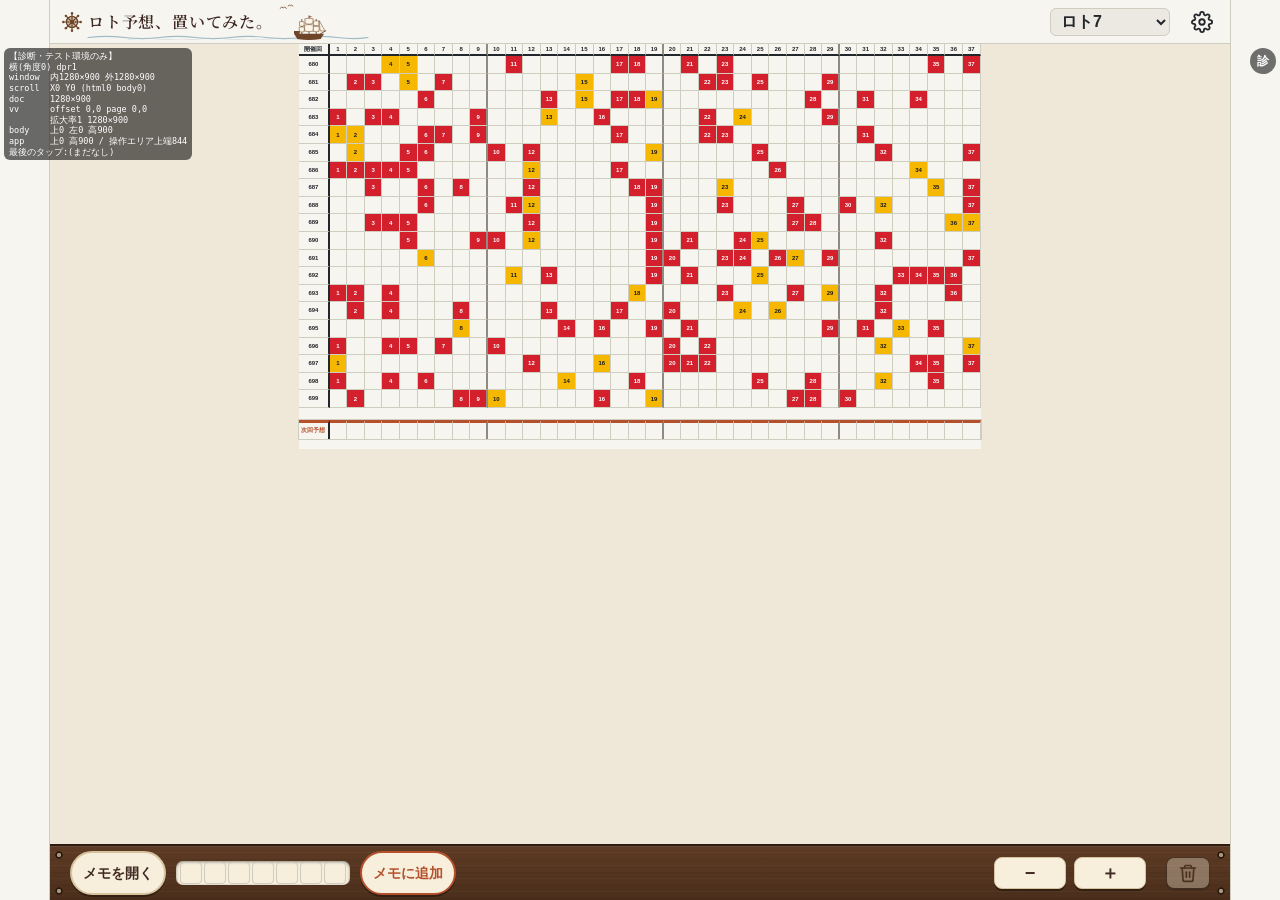
<file: index.html>
<!DOCTYPE html>
<html lang="ja">
<head>
<meta charset="UTF-8">
<meta name="viewport" content="width=device-width, initial-scale=1, maximum-scale=1, viewport-fit=cover">
<meta name="apple-mobile-web-app-capable" content="yes">
<meta name="format-detection" content="telephone=no">
<title>ロト予想、置いてみた。</title>
<link rel="icon" href="icon.PNG" type="image/png">
<link rel="apple-touch-icon" href="icon.PNG">
<link rel="preconnect" href="https://fonts.googleapis.com">
<link rel="preconnect" href="https://fonts.gstatic.com" crossorigin>
<link href="https://fonts.googleapis.com/css2?family=Noto+Serif+JP:wght@600&display=swap" rel="stylesheet">
<link rel="stylesheet" href="style.css">
</head>
<body>
<div id="app">
  <!-- ヘッダー:縦向き=1段目 タイトル・ロゴ(左)・設定(右) / 2段目 ゲーム選択(右寄せ)。横向き=タイトル・ロゴ → ゲーム選択 → 設定 を1行 -->
  <header id="app-header">
    <!-- ゲーム選択(標準のセレクトボックス。選択肢 ロト7・ロト6・ミニロト は app.js が設定から作る) -->
    <select id="game-select" aria-label="ゲームの切り替え"></select>
    <!-- タイトル・ロゴ:舵輪・帆船・鳥・波はそれぞれ独立したSVG部品(大きさ・位置は style.css の --logo-* で個別に調整)。タイトルは文字のまま -->
    <div id="app-title">
      <svg id="logo-wheel" class="logo-part" viewBox="0 0 40 40" aria-hidden="true">
        <g fill="none" stroke="currentColor" stroke-linecap="round">
          <circle cx="20" cy="20" r="11" stroke-width="3"/>
          <circle cx="20" cy="20" r="7" stroke-width="1.3"/>
          <path stroke-width="2.4" d="M20 3v34M3 20h34M8 8l24 24M32 8 8 32"/>
        </g>
        <g fill="currentColor">
          <circle cx="20" cy="20" r="3.6"/>
          <circle cx="20" cy="2.6" r="2.4"/><circle cx="20" cy="37.4" r="2.4"/><circle cx="2.6" cy="20" r="2.4"/><circle cx="37.4" cy="20" r="2.4"/>
          <circle cx="7.7" cy="7.7" r="2.4"/><circle cx="32.3" cy="32.3" r="2.4"/><circle cx="32.3" cy="7.7" r="2.4"/><circle cx="7.7" cy="32.3" r="2.4"/>
        </g>
      </svg>
      <span>ロト予想、置いてみた。</span>
      <svg id="logo-birds" class="logo-part" viewBox="0 0 30 16" aria-hidden="true">
        <path fill="none" stroke="currentColor" stroke-width="1.5" stroke-linecap="round" stroke-linejoin="round" d="M2 10Q5.5 5.5 8 9.2Q10.5 5.5 14 10M17 5.6Q19.6 2.4 21.6 5Q23.6 2.4 26.2 5.6"/>
      </svg>
      <svg id="logo-ship" class="logo-part" viewBox="0 0 60 48" aria-hidden="true">
        <g fill="none" stroke="currentColor" stroke-width="1.4" stroke-linecap="round">
          <path d="M18 9v24M30 3v30M42 9v24M49 33l9-5"/>
        </g>
        <g class="logo-sail" stroke="currentColor" stroke-width=".9" stroke-linejoin="round">
          <path d="M14 13Q18 12 22 13L21.6 20Q18 21 14.4 20Z"/>
          <path d="M13.6 22Q18 21 22.4 22L22 29.5Q18 30.5 14 29.5Z"/>
          <path d="M23 8Q30 6 37 8L36.2 16Q30 18 23.8 16Z"/>
          <path d="M22.4 18.5Q30 16.5 37.6 18.5L37 28.5Q30 30.5 23 28.5Z"/>
          <path d="M37.4 12Q42 10.6 46.6 12L46.2 19Q42 20.4 37.8 19Z"/>
          <path d="M37 21Q42 19.6 47 21L46.6 29Q42 30.4 37.4 29Z"/>
          <path d="M47 11L57 28.6 48.5 28Z"/>
        </g>
        <path class="logo-flag" d="M30 3l5.5 1.6L30 6.2Z"/>
        <path fill="currentColor" d="M5 33h50l-5.5 8.5Q30 45 10.5 41.5ZM5 33v-4.5h9.5V33Z"/>
      </svg>
      <svg id="logo-wave" class="logo-part" viewBox="0 0 200 12" preserveAspectRatio="none" aria-hidden="true">
        <path fill="none" stroke="currentColor" stroke-width="2.2" stroke-linecap="round" d="M2 7Q14.5 2.5 27 7T52 7T77 7T102 7T127 7T152 7T177 7T198 7"/>
        <path fill="none" stroke="currentColor" stroke-width="1.2" stroke-linecap="round" opacity=".5" d="M30 10.5Q42 7.5 54 10.5T78 10.5T102 10.5T126 10.5T150 10.5"/>
      </svg>
    </div>
    <!-- 設定(歯車):ヘッダーの右端 -->
    <button id="settings-btn" class="icon-btn icon-bare" type="button" aria-label="設定" aria-expanded="false" aria-controls="settings-panel">
      <svg viewBox="0 0 24 24" width="22" height="22" fill="none" stroke="currentColor" stroke-width="2" stroke-linecap="round" stroke-linejoin="round" aria-hidden="true"><circle cx="12" cy="12" r="3"></circle><path d="M19.4 15a1.65 1.65 0 0 0 .33 1.82l.06.06a2 2 0 0 1 0 2.83 2 2 0 0 1-2.83 0l-.06-.06a1.65 1.65 0 0 0-1.82-.33 1.65 1.65 0 0 0-1 1.51V21a2 2 0 0 1-2 2 2 2 0 0 1-2-2v-.09A1.65 1.65 0 0 0 9 19.4a1.65 1.65 0 0 0-1.82.33l-.06.06a2 2 0 0 1-2.83 0 2 2 0 0 1 0-2.83l.06-.06a1.65 1.65 0 0 0 .33-1.82 1.65 1.65 0 0 0-1.51-1H3a2 2 0 0 1-2-2 2 2 0 0 1 2-2h.09A1.65 1.65 0 0 0 4.6 9a1.65 1.65 0 0 0-.33-1.82l-.06-.06a2 2 0 0 1 0-2.83 2 2 0 0 1 2.83 0l.06.06a1.65 1.65 0 0 0 1.82.33H9a1.65 1.65 0 0 0 1-1.51V3a2 2 0 0 1 2-2 2 2 0 0 1 2 2v.09a1.65 1.65 0 0 0 1 1.51 1.65 1.65 0 0 0 1.82-.33l.06-.06a2 2 0 0 1 2.83 0 2 2 0 0 1 0 2.83l-.06.06a1.65 1.65 0 0 0-.33 1.82V9a1.65 1.65 0 0 0 1.51 1H21a2 2 0 0 1 2 2 2 2 0 0 1-2 2h-.09a1.65 1.65 0 0 0-1.51 1z"></path></svg>
    </button>
    <input id="csv-input" class="file-hidden" type="file" accept=".csv,text/csv,text/comma-separated-values,.txt" aria-label="CSVファイルを選択">
  </header>
  <!-- 設定パネル(ヘッダーの下に重ねて表示。レイアウトには影響しない) -->
  <div id="settings-backdrop" hidden></div>
  <div id="settings-panel" role="dialog" aria-label="設定" hidden>
    <div class="cp-head">
      <span class="cp-title">設定</span>
      <button id="sp-close" type="button">閉じる</button>
    </div>
    <div class="sp-group" role="group" aria-labelledby="sp-rounds-label">
      <span id="sp-rounds-label" class="sp-label">表示回数</span>
      <div id="rounds-options" class="seg">
        <button type="button" data-n="5" aria-pressed="false">5回</button>
        <button type="button" data-n="10" aria-pressed="false">10回</button>
        <button type="button" data-n="20" aria-pressed="false">20回</button>
        <button type="button" data-n="30" aria-pressed="false">30回</button>
        <button type="button" data-n="50" aria-pressed="false">50回</button>
      </div>
    </div>
    <!-- 出目表の区切り方(太い区切り線の位置)。選択は localStorage に保存 -->
    <div class="sp-group" role="group" aria-labelledby="sp-zone-label">
      <span id="sp-zone-label" class="sp-label">出目表の区切り方</span>
      <div id="zone-options" class="seg">
        <button type="button" data-z="5" aria-pressed="false">5個</button>
        <button type="button" data-z="6" aria-pressed="false">6個</button>
        <button type="button" data-z="7" aria-pressed="false">7個</button>
        <button type="button" data-z="band" aria-pressed="false">数字帯</button>
        <button type="button" data-z="none" aria-pressed="false">なし</button>
      </div>
    </div>
    <button id="color-btn" class="sp-item" type="button" aria-expanded="false" aria-controls="color-panel">色設定</button>
    <!-- 抽選データ:①現在使用中の抽選データ(読み込み情報欄は従来どおり app.js が表示) -->
    <section class="sp-block sp-block-current" aria-labelledby="sp-current-title">
      <h2 id="sp-current-title" class="sp-block-title">現在使用中の抽選データ</h2>
      <div id="data-info" class="sp-info" aria-label="現在の抽選データ"><div class="sp-info-row"><span class="sp-info-k">抽選データ</span><span class="sp-info-v">確認中…</span></div></div>
    </section>
    <hr class="sp-sep">
    <!-- ②抽選データの選択(ボタンの処理は既存のまま)/ ③内蔵データについて(最新回は default-data.json から取得) -->
    <div class="sp-group" role="group" aria-labelledby="sp-source-label">
      <span id="sp-source-label" class="sp-label">抽選データの選択</span>
      <div class="sp-choice">
        <button id="csv-btn" class="sp-item" type="button">CSV読み込み</button>
        <button id="builtin-btn" class="sp-item" type="button">内蔵データ読み込み</button>
      </div>
      <div class="sp-builtin-note" aria-label="内蔵データについて">
        <p id="builtin-latest" class="sp-builtin-latest" aria-live="polite">内蔵データの最新回を確認中…</p>
        <p class="sp-builtin-text"><span>内蔵データは随時更新しています。</span><span>最新回の反映まで時間がかかる場合があります。</span><span>更新を希望する場合は、ツール作成者にお知らせください。</span></p>
      </div>
    </div>
    <!-- 管理用リンク(テスト環境だけに表示)。environment.json が "test" のときだけ起動処理が表示する。初期状態は非表示 -->
    <div id="admin-links" style="display:none; flex-direction:column; gap:8px;">
      <a id="captain-tool-link" class="sp-item" href="captain-data-tool.html" style="display:flex; align-items:center; flex-shrink:0; box-sizing:border-box; text-decoration:none;">内蔵データ作成ツール</a>
      <!-- 一時的な診断用リンク。読み取り専用の storage-check.html を同じウィンドウで開く。診断が終わったらこの1行を削除する -->
      <a id="storage-check-link" class="sp-item" href="storage-check.html" style="display:flex; align-items:center; flex-shrink:0; box-sizing:border-box; text-decoration:none;">保存領域チェック（一時）</a>
    </div>
  </div>
  <!-- 色設定パネル(操作バーの下に重ねて表示。レイアウトには影響しない) -->
  <div id="color-panel" role="dialog" aria-label="色設定" hidden>
    <div class="cp-head">
      <span class="cp-title">色設定</span>
      <button id="cp-close" type="button">閉じる</button>
    </div>
    <div class="cp-row" data-kind="main">
      <span class="cp-sample" aria-hidden="true">12</span>
      <span class="cp-name">本数字</span>
      <span class="cp-swatches"></span>
      <label class="cp-free">自由<input type="color" aria-label="本数字の色を自由に選ぶ"></label>
    </div>
    <div class="cp-row" data-kind="bonus">
      <span class="cp-sample" aria-hidden="true">12</span>
      <span class="cp-name">ボーナス</span>
      <span class="cp-swatches"></span>
      <label class="cp-free">自由<input type="color" aria-label="ボーナス数字の色を自由に選ぶ"></label>
    </div>
    <div class="cp-foot">
      <span id="cp-warn" hidden>※本数字とボーナスが同じ色です</span>
      <button id="cp-reset" type="button">初期設定に戻す</button>
    </div>
  </div>
  <!-- CSV読み込みの結果・エラー表示(重ねて表示。レイアウトには影響しない) -->
  <div id="game-loading" role="status" aria-live="polite" hidden><span>読み込み中…</span></div>
  <div id="csv-msg" role="status" hidden>
    <div class="cp-head">
      <span class="cp-title" id="csv-msg-title"></span>
      <button id="csv-msg-close" type="button">閉じる</button>
    </div>
    <div id="csv-msg-body"></div>
  </div>
  <!-- C. 出目表・数字タップ欄(1つのスクロール領域。縦横とも #work がスクロールし、全行が同じ横位置を共有する) -->
  <main id="work" aria-label="出目表と数字選択">
    <div id="work-inner">
      <div id="head-row" class="row head"></div>
      <div id="table-rows"></div>
      <div id="pred-wrap"><div id="pred-row" class="row pred"></div></div>
    </div>
  </main>
  <!-- 操作エリア(画面最下段に固定・縮尺の影響を受けない)
       縦向き:上段(高さ52px) メモを開く / 選択数字 / メモに追加、下段(高さ32px) 縮尺 − / 縮尺 ＋ / 削除。横向き・PC:上段と下段を1行に並べる -->
  <footer id="dock">
    <div id="dock-main">
      <button id="memo-open" class="memo-btn" type="button" aria-expanded="false" aria-controls="memo-screen">メモを開く</button>
      <div id="selection-bar">
      <div id="picked" aria-label="選択した数字">
        <span class="chip-slot" data-slot="0"></span>
        <span class="chip-slot" data-slot="1"></span>
        <span class="chip-slot" data-slot="2"></span>
        <span class="chip-slot" data-slot="3"></span>
        <span class="chip-slot" data-slot="4"></span>
        <span class="chip-slot" data-slot="5"></span>
        <span class="chip-slot" data-slot="6"></span>
      </div>
      <span id="selection-msg" role="status" aria-live="polite"></span>
    </div>
      <button id="memo-add" type="button" aria-label="選択中の7数字を予想メモに追加">メモに追加</button>
    </div>
    <div id="dock-sub">
      <button id="zoom-out" class="icon-btn" type="button" aria-label="縮小">−</button>
      <button id="zoom-in" class="icon-btn" type="button" aria-label="拡大">＋</button>
      <button id="clear-btn" type="button" aria-label="選択をすべて解除" disabled>
      <svg viewBox="0 0 24 24" width="20" height="20" fill="none" stroke="currentColor" stroke-width="2" stroke-linecap="round" stroke-linejoin="round" aria-hidden="true"><path d="M3 6h18"></path><path d="M8 6V4a1 1 0 0 1 1-1h6a1 1 0 0 1 1 1v2"></path><path d="M19 6l-1 14a2 2 0 0 1-2 2H8a2 2 0 0 1-2-2L5 6"></path><path d="M10 11v6"></path><path d="M14 11v6"></path></svg>
    </button>
    </div>
  </footer>
  <!-- 予想メモ(下からせり上がるボトムシート。出目表のスクロール位置・縮尺・選択は保たれる) -->
  <section id="memo-screen" aria-label="予想メモ" hidden>
    <div id="memo-top">
      <span id="memo-grip" aria-hidden="true"></span>
      <div id="memo-top-row">
        <span class="cp-title">予想メモ</span>
        <button id="memo-close" type="button" aria-label="予想メモを閉じる">×</button>
      </div>
    </div>
    <div id="memo-head">
      <label id="memo-round-label">対象回<select id="memo-round" aria-label="表示する抽選回"></select></label>
      <span id="memo-target"></span>
      <button id="memo-del-all" type="button" disabled>この回を全部削除</button>
      <div id="memo-filter" role="group" aria-label="絞り込み">
        <button type="button" data-filter="all" aria-pressed="true">すべて<span class="mf-n"></span></button>
        <button type="button" data-filter="buy" aria-pressed="false">★ 買う<span class="mf-n"></span></button>
        <button type="button" data-filter="maybe" aria-pressed="false">？ 迷い中<span class="mf-n"></span></button>
      </div>
    </div>
    <div id="memo-warn" hidden>この端末では予想メモを保存できません。画面を閉じると消えます(プライベートブラウズ中の場合は解除してください)。</div>
    <div id="memo-list" role="list"></div>
  </section>
  <!-- 確認ダイアログ・短いお知らせ -->
  <div id="confirm" role="alertdialog" aria-modal="true" aria-labelledby="cf-title" hidden>
    <div class="cf-box">
      <div class="cf-title" id="cf-title"></div>
      <div class="cf-text" id="cf-text"></div>
      <div class="cf-btns">
        <button id="cf-cancel" type="button">キャンセル</button>
        <button id="cf-ok" type="button"></button>
      </div>
    </div>
  </div>
  <div id="toast" role="status" aria-live="polite" hidden></div>
</div>
<!-- 起動処理:environment.json で環境(test / production)を判定してから app.js を読み込む。
     判定できないときはエラーを表示し、app.js を読み込まない(=アプリの初期化を始めない)。
     環境情報はメモリ上(window.LOTO7_ENV)だけに持ち、localStorage・IndexedDB には保存しない。 -->
<script>
(function () {
  'use strict';
  var ENV_FILE = 'environment.json';
  var ENV_TIMEOUT_MS = 10000;
  var VALID_ENVS = ['test', 'production'];

  function showError(message) {
    var box = document.createElement('div');
    box.id = 'env-error';
    box.setAttribute('role', 'alert');
    box.style.cssText = 'position:fixed; inset:0; z-index:10000; display:flex; align-items:center; justify-content:center; padding:24px; box-sizing:border-box; background:var(--paper, #f6f5f0); color:var(--ink, #23262b);';
    var card = document.createElement('div');
    card.style.cssText = 'max-width:420px; width:100%; padding:16px 18px; border:1px solid var(--ink, #23262b); border-radius:10px; background:var(--paper-alt, #ecebe4); line-height:1.6;';
    var title = document.createElement('div');
    title.style.cssText = 'margin-bottom:6px; font-size:16px; font-weight:800;';
    title.textContent = 'ツールを起動できませんでした';
    var text = document.createElement('div');
    text.style.cssText = 'font-size:14px; overflow-wrap:anywhere;';
    text.textContent = message;   // textContent なので値に記号が含まれていても安全に表示される
    card.appendChild(title); card.appendChild(text); box.appendChild(card);
    document.body.appendChild(box);
  }
  function Fail(message) { this.message = message; }

  var ctl = (typeof AbortController !== 'undefined') ? new AbortController() : null;
  var timer = setTimeout(function () { if (ctl) ctl.abort(); }, ENV_TIMEOUT_MS);
  var req;
  try { req = fetch(ENV_FILE, { cache: 'no-store', signal: ctl ? ctl.signal : undefined }); }
  catch (e0) { clearTimeout(timer); showError('環境設定ファイル(environment.json)を読み込めませんでした。'); return; }

  req.then(function (res) {
    if (res.status === 404) throw new Fail('環境設定ファイル(environment.json)が見つかりません。');
    if (!res.ok) throw new Fail('環境設定ファイル(environment.json)を読み込めませんでした。(HTTP ' + res.status + ')');
    return res.text();
  }, function () {
    throw new Fail('環境設定ファイル(environment.json)を読み込めませんでした。');
  }).then(function (text) {
    clearTimeout(timer);
    var data;
    try { data = JSON.parse(text); } catch (e1) { throw new Fail('環境設定ファイル(environment.json)の形式が正しくありません。JSONとして読み取れませんでした。'); }
    if (!data || typeof data !== 'object' || Array.isArray(data)) throw new Fail('環境設定ファイル(environment.json)の形式が正しくありません。');
    if (!Object.prototype.hasOwnProperty.call(data, 'environment')) throw new Fail('環境設定ファイル(environment.json)に "environment" の設定がありません。');
    var env = data.environment;
    if (typeof env !== 'string' || VALID_ENVS.indexOf(env) < 0) {
      var shown = JSON.stringify(env); if (shown === undefined) shown = String(env);
      if (shown.length > 40) shown = shown.slice(0, 40) + '…';
      throw new Fail('"environment" の値 ' + shown + ' は使用できません。"test" または "production" を指定してください。');
    }
    // 4. 環境情報をメモリ上に保持(書き換え不可)
    Object.defineProperty(window, 'LOTO7_ENV', { value: Object.freeze({ environment: env }), writable: false, configurable: false });
    // 5. 管理用リンクはテスト環境だけに表示(本番は初期状態の非表示のまま)
    if (env === 'test') document.getElementById('admin-links').style.display = 'flex';
    // 6. 既存の app.js を読み込み、通常の初期化を開始する
    var s = document.createElement('script');
    s.src = 'app.js';
    s.onerror = function () { showError('アプリ本体(app.js)を読み込めませんでした。'); };
    document.body.appendChild(s);
    // 調査用:画面回転後のタッチ位置ずれの診断表示(テスト環境だけ。読み込めなくてもアプリの動作には影響しない)
    if (env === 'test') {
      var d = document.createElement('script');
      d.src = 'diag.js';
      document.body.appendChild(d);
    }
  }).catch(function (e) {
    clearTimeout(timer);
    showError(e instanceof Fail ? e.message : '環境設定ファイル(environment.json)を読み込めませんでした。');
  });
})();
</script>
</body>
</html>
</file>
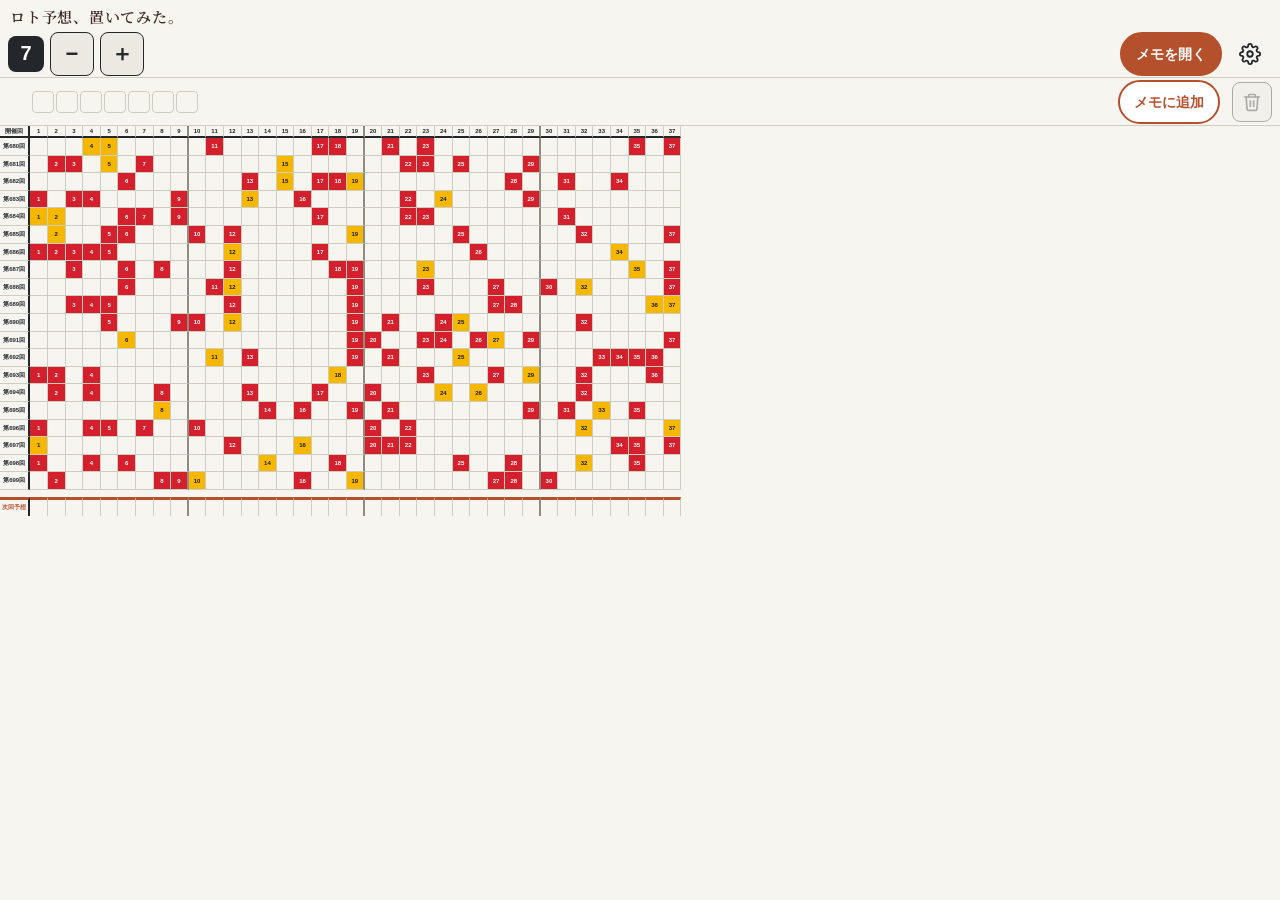
<file: Loto7_20_local_test/index.html>
<!DOCTYPE html>
<html lang="ja">
<head>
<meta charset="UTF-8">
<meta name="viewport" content="width=device-width, initial-scale=1, maximum-scale=1, viewport-fit=cover">
<meta name="apple-mobile-web-app-capable" content="yes">
<meta name="format-detection" content="telephone=no">
<title>ロト予想、置いてみた。</title>
<link rel="icon" href="icon.PNG" type="image/png">
<link rel="apple-touch-icon" href="icon.PNG">
<link rel="preconnect" href="https://fonts.googleapis.com">
<link rel="preconnect" href="https://fonts.gstatic.com" crossorigin>
<link href="https://fonts.googleapis.com/css2?family=Noto+Serif+JP:wght@600&display=swap" rel="stylesheet">
<link rel="stylesheet" href="style.css">
</head>
<body>
<div id="app">
  <!-- タイトル行：正式名称を控えめに表示 -->
  <div id="app-title"><span>ロト予想、置いてみた。</span></div>
  <!-- A. 操作バー(上部固定):ロト7表示 / 縮小・拡大 / (右寄せ)メモを開く / 設定(歯車) -->
  <div id="status-bar">
    <span id="game-label" data-game="loto7" role="img" aria-label="ロト7">7</span>
    <button id="zoom-out" class="icon-btn" type="button" aria-label="縮小">−</button>
    <button id="zoom-in" class="icon-btn" type="button" aria-label="拡大">＋</button>
    <span class="bar-spacer"></span>
    <button id="memo-open" class="memo-btn" type="button" aria-expanded="false" aria-controls="memo-screen">メモを開く</button>
    <button id="settings-btn" class="icon-btn icon-bare" type="button" aria-label="設定" aria-expanded="false" aria-controls="settings-panel">
      <svg viewBox="0 0 24 24" width="22" height="22" fill="none" stroke="currentColor" stroke-width="2" stroke-linecap="round" stroke-linejoin="round" aria-hidden="true"><circle cx="12" cy="12" r="3"></circle><path d="M19.4 15a1.65 1.65 0 0 0 .33 1.82l.06.06a2 2 0 0 1 0 2.83 2 2 0 0 1-2.83 0l-.06-.06a1.65 1.65 0 0 0-1.82-.33 1.65 1.65 0 0 0-1 1.51V21a2 2 0 0 1-2 2 2 2 0 0 1-2-2v-.09A1.65 1.65 0 0 0 9 19.4a1.65 1.65 0 0 0-1.82.33l-.06.06a2 2 0 0 1-2.83 0 2 2 0 0 1 0-2.83l.06-.06a1.65 1.65 0 0 0 .33-1.82 1.65 1.65 0 0 0-1.51-1H3a2 2 0 0 1-2-2 2 2 0 0 1 2-2h.09A1.65 1.65 0 0 0 4.6 9a1.65 1.65 0 0 0-.33-1.82l-.06-.06a2 2 0 0 1 0-2.83 2 2 0 0 1 2.83 0l.06.06a1.65 1.65 0 0 0 1.82.33H9a1.65 1.65 0 0 0 1-1.51V3a2 2 0 0 1 2-2 2 2 0 0 1 2 2v.09a1.65 1.65 0 0 0 1 1.51 1.65 1.65 0 0 0 1.82-.33l.06-.06a2 2 0 0 1 2.83 0 2 2 0 0 1 0 2.83l-.06.06a1.65 1.65 0 0 0-.33 1.82V9a1.65 1.65 0 0 0 1.51 1H21a2 2 0 0 1 2 2 2 2 0 0 1-2 2h-.09a1.65 1.65 0 0 0-1.51 1z"></path></svg>
    </button>
    <input id="csv-input" class="file-hidden" type="file" accept=".csv,text/csv,text/comma-separated-values,.txt" aria-label="CSVファイルを選択">
  </div>
  <!-- 設定パネル(操作バーの下に重ねて表示。レイアウトには影響しない) -->
  <div id="settings-backdrop" hidden></div>
  <div id="settings-panel" role="dialog" aria-label="設定" hidden>
    <div class="cp-head">
      <span class="cp-title">設定</span>
      <button id="sp-close" type="button">閉じる</button>
    </div>
    <div class="sp-group" role="group" aria-labelledby="sp-rounds-label">
      <span id="sp-rounds-label" class="sp-label">表示回数</span>
      <div id="rounds-options" class="seg">
        <button type="button" data-n="5" aria-pressed="false">5回</button>
        <button type="button" data-n="10" aria-pressed="false">10回</button>
        <button type="button" data-n="20" aria-pressed="false">20回</button>
        <button type="button" data-n="30" aria-pressed="false">30回</button>
        <button type="button" data-n="50" aria-pressed="false">50回</button>
      </div>
    </div>
    <!-- 出目表の区切り方(太い区切り線の位置)。選択は localStorage に保存 -->
    <div class="sp-group" role="group" aria-labelledby="sp-zone-label">
      <span id="sp-zone-label" class="sp-label">出目表の区切り方</span>
      <div id="zone-options" class="seg">
        <button type="button" data-z="5" aria-pressed="false">5個</button>
        <button type="button" data-z="6" aria-pressed="false">6個</button>
        <button type="button" data-z="7" aria-pressed="false">7個</button>
        <button type="button" data-z="band" aria-pressed="false">数字帯</button>
        <button type="button" data-z="none" aria-pressed="false">なし</button>
      </div>
    </div>
    <button id="color-btn" class="sp-item" type="button" aria-expanded="false" aria-controls="color-panel">色設定</button>
    <!-- 抽選データ:①現在使用中の抽選データ(読み込み情報欄は従来どおり app.js が表示) -->
    <section class="sp-block sp-block-current" aria-labelledby="sp-current-title">
      <h2 id="sp-current-title" class="sp-block-title">現在使用中の抽選データ</h2>
      <div id="data-info" class="sp-info" aria-label="現在の抽選データ"><div class="sp-info-row"><span class="sp-info-k">抽選データ</span><span class="sp-info-v">確認中…</span></div></div>
    </section>
    <hr class="sp-sep">
    <!-- ②抽選データの選択(ボタンの処理は既存のまま)/ ③内蔵データについて(最新回は default-data.json から取得) -->
    <div class="sp-group" role="group" aria-labelledby="sp-source-label">
      <span id="sp-source-label" class="sp-label">抽選データの選択</span>
      <div class="sp-choice">
        <button id="csv-btn" class="sp-item" type="button">CSV読み込み</button>
        <button id="builtin-btn" class="sp-item" type="button">内蔵データ読み込み</button>
      </div>
      <div class="sp-builtin-note" aria-label="内蔵データについて">
        <p id="builtin-latest" class="sp-builtin-latest" aria-live="polite">内蔵データの最新回を確認中…</p>
        <p class="sp-builtin-text"><span>内蔵データは随時更新しています。</span><span>最新回の反映まで時間がかかる場合があります。</span><span>更新を希望する場合は、ツール作成者にお知らせください。</span></p>
      </div>
    </div>
    <!-- 管理用リンク(テスト環境だけに表示)。environment.json が "test" のときだけ起動処理が表示する。初期状態は非表示 -->
    <div id="admin-links" style="display:none; flex-direction:column; gap:8px;">
      <a id="captain-tool-link" class="sp-item" href="captain-data-tool.html" style="display:flex; align-items:center; flex-shrink:0; box-sizing:border-box; text-decoration:none;">内蔵データ作成ツール</a>
      <!-- 一時的な診断用リンク。読み取り専用の storage-check.html を同じウィンドウで開く。診断が終わったらこの1行を削除する -->
      <a id="storage-check-link" class="sp-item" href="storage-check.html" style="display:flex; align-items:center; flex-shrink:0; box-sizing:border-box; text-decoration:none;">保存領域チェック（一時）</a>
    </div>
  </div>
  <!-- 色設定パネル(操作バーの下に重ねて表示。レイアウトには影響しない) -->
  <div id="color-panel" role="dialog" aria-label="色設定" hidden>
    <div class="cp-head">
      <span class="cp-title">色設定</span>
      <button id="cp-close" type="button">閉じる</button>
    </div>
    <div class="cp-row" data-kind="main">
      <span class="cp-sample" aria-hidden="true">12</span>
      <span class="cp-name">本数字</span>
      <span class="cp-swatches"></span>
      <label class="cp-free">自由<input type="color" aria-label="本数字の色を自由に選ぶ"></label>
    </div>
    <div class="cp-row" data-kind="bonus">
      <span class="cp-sample" aria-hidden="true">12</span>
      <span class="cp-name">ボーナス</span>
      <span class="cp-swatches"></span>
      <label class="cp-free">自由<input type="color" aria-label="ボーナス数字の色を自由に選ぶ"></label>
    </div>
    <div class="cp-foot">
      <span id="cp-warn" hidden>※本数字とボーナスが同じ色です</span>
      <button id="cp-reset" type="button">初期設定に戻す</button>
    </div>
  </div>
  <!-- CSV読み込みの結果・エラー表示(重ねて表示。レイアウトには影響しない) -->
  <div id="csv-msg" role="status" hidden>
    <div class="cp-head">
      <span class="cp-title" id="csv-msg-title"></span>
      <button id="csv-msg-close" type="button">閉じる</button>
    </div>
    <div id="csv-msg-body"></div>
  </div>
  <!-- B. 選択数字エリア(操作バーの直下・固定):選択中の数字(固定7枠。左に1枠分の余白)/ メモに追加 / クリア -->
  <div id="selection-bar">
    <div id="picked" aria-label="選択した数字">
      <span class="chip-slot" data-slot="0"></span>
      <span class="chip-slot" data-slot="1"></span>
      <span class="chip-slot" data-slot="2"></span>
      <span class="chip-slot" data-slot="3"></span>
      <span class="chip-slot" data-slot="4"></span>
      <span class="chip-slot" data-slot="5"></span>
      <span class="chip-slot" data-slot="6"></span>
    </div>
    <span id="selection-msg" role="status" aria-live="polite"></span>
    <button id="memo-add" type="button" aria-label="選択中の7数字を予想メモに追加">メモに追加</button>
    <button id="clear-btn" type="button" aria-label="選択をすべて解除" disabled>
      <svg viewBox="0 0 24 24" width="20" height="20" fill="none" stroke="currentColor" stroke-width="2" stroke-linecap="round" stroke-linejoin="round" aria-hidden="true"><path d="M3 6h18"></path><path d="M8 6V4a1 1 0 0 1 1-1h6a1 1 0 0 1 1 1v2"></path><path d="M19 6l-1 14a2 2 0 0 1-2 2H8a2 2 0 0 1-2-2L5 6"></path><path d="M10 11v6"></path><path d="M14 11v6"></path></svg>
    </button>
  </div>
  <!-- C. 出目表・数字タップ欄(1つのスクロール領域。縦横とも #work がスクロールし、全行が同じ横位置を共有する) -->
  <main id="work" aria-label="出目表と数字選択">
    <div id="work-inner">
      <div id="head-row" class="row head"></div>
      <div id="table-rows"></div>
      <div id="pred-wrap"><div id="pred-row" class="row pred"></div></div>
    </div>
  </main>
  <!-- 予想メモ(下からせり上がるボトムシート。出目表のスクロール位置・縮尺・選択は保たれる) -->
  <section id="memo-screen" aria-label="予想メモ" hidden>
    <div id="memo-top">
      <span id="memo-grip" aria-hidden="true"></span>
      <div id="memo-top-row">
        <span class="cp-title">予想メモ</span>
        <button id="memo-close" type="button" aria-label="予想メモを閉じる">×</button>
      </div>
    </div>
    <div id="memo-head">
      <label id="memo-round-label">対象回<select id="memo-round" aria-label="表示する抽選回"></select></label>
      <span id="memo-target"></span>
      <button id="memo-del-all" type="button" disabled>この回を全部削除</button>
      <div id="memo-filter" role="group" aria-label="絞り込み">
        <button type="button" data-filter="all" aria-pressed="true">すべて<span class="mf-n"></span></button>
        <button type="button" data-filter="buy" aria-pressed="false">★ 買う<span class="mf-n"></span></button>
        <button type="button" data-filter="maybe" aria-pressed="false">？ 迷い中<span class="mf-n"></span></button>
      </div>
    </div>
    <div id="memo-warn" hidden>この端末では予想メモを保存できません。画面を閉じると消えます(プライベートブラウズ中の場合は解除してください)。</div>
    <div id="memo-list" role="list"></div>
  </section>
  <!-- 確認ダイアログ・短いお知らせ -->
  <div id="confirm" role="alertdialog" aria-modal="true" aria-labelledby="cf-title" hidden>
    <div class="cf-box">
      <div class="cf-title" id="cf-title"></div>
      <div class="cf-text" id="cf-text"></div>
      <div class="cf-btns">
        <button id="cf-cancel" type="button">キャンセル</button>
        <button id="cf-ok" type="button"></button>
      </div>
    </div>
  </div>
  <div id="toast" role="status" aria-live="polite" hidden></div>
</div>
<!-- 起動処理:environment.json で環境(test / production)を判定してから app.js を読み込む。
     判定できないときはエラーを表示し、app.js を読み込まない(=アプリの初期化を始めない)。
     環境情報はメモリ上(window.LOTO7_ENV)だけに持ち、localStorage・IndexedDB には保存しない。 -->
<script>
(function () {
  'use strict';
  var ENV_FILE = 'environment.json';
  var ENV_TIMEOUT_MS = 10000;
  var VALID_ENVS = ['test', 'production'];

  function showError(message) {
    var box = document.createElement('div');
    box.id = 'env-error';
    box.setAttribute('role', 'alert');
    box.style.cssText = 'position:fixed; inset:0; z-index:10000; display:flex; align-items:center; justify-content:center; padding:24px; box-sizing:border-box; background:var(--paper, #f6f5f0); color:var(--ink, #23262b);';
    var card = document.createElement('div');
    card.style.cssText = 'max-width:420px; width:100%; padding:16px 18px; border:1px solid var(--ink, #23262b); border-radius:10px; background:var(--paper-alt, #ecebe4); line-height:1.6;';
    var title = document.createElement('div');
    title.style.cssText = 'margin-bottom:6px; font-size:16px; font-weight:800;';
    title.textContent = 'ツールを起動できませんでした';
    var text = document.createElement('div');
    text.style.cssText = 'font-size:14px; overflow-wrap:anywhere;';
    text.textContent = message;   // textContent なので値に記号が含まれていても安全に表示される
    card.appendChild(title); card.appendChild(text); box.appendChild(card);
    document.body.appendChild(box);
  }
  function Fail(message) { this.message = message; }

  var ctl = (typeof AbortController !== 'undefined') ? new AbortController() : null;
  var timer = setTimeout(function () { if (ctl) ctl.abort(); }, ENV_TIMEOUT_MS);
  var req;
  try { req = fetch(ENV_FILE, { cache: 'no-store', signal: ctl ? ctl.signal : undefined }); }
  catch (e0) { clearTimeout(timer); showError('環境設定ファイル(environment.json)を読み込めませんでした。'); return; }

  req.then(function (res) {
    if (res.status === 404) throw new Fail('環境設定ファイル(environment.json)が見つかりません。');
    if (!res.ok) throw new Fail('環境設定ファイル(environment.json)を読み込めませんでした。(HTTP ' + res.status + ')');
    return res.text();
  }, function () {
    throw new Fail('環境設定ファイル(environment.json)を読み込めませんでした。');
  }).then(function (text) {
    clearTimeout(timer);
    var data;
    try { data = JSON.parse(text); } catch (e1) { throw new Fail('環境設定ファイル(environment.json)の形式が正しくありません。JSONとして読み取れませんでした。'); }
    if (!data || typeof data !== 'object' || Array.isArray(data)) throw new Fail('環境設定ファイル(environment.json)の形式が正しくありません。');
    if (!Object.prototype.hasOwnProperty.call(data, 'environment')) throw new Fail('環境設定ファイル(environment.json)に "environment" の設定がありません。');
    var env = data.environment;
    if (typeof env !== 'string' || VALID_ENVS.indexOf(env) < 0) {
      var shown = JSON.stringify(env); if (shown === undefined) shown = String(env);
      if (shown.length > 40) shown = shown.slice(0, 40) + '…';
      throw new Fail('"environment" の値 ' + shown + ' は使用できません。"test" または "production" を指定してください。');
    }
    // 4. 環境情報をメモリ上に保持(書き換え不可)
    Object.defineProperty(window, 'LOTO7_ENV', { value: Object.freeze({ environment: env }), writable: false, configurable: false });
    // 5. 管理用リンクはテスト環境だけに表示(本番は初期状態の非表示のまま)
    if (env === 'test') document.getElementById('admin-links').style.display = 'flex';
    // 6. 既存の app.js を読み込み、通常の初期化を開始する
    var s = document.createElement('script');
    s.src = 'app.js';
    s.onerror = function () { showError('アプリ本体(app.js)を読み込めませんでした。'); };
    document.body.appendChild(s);
  }).catch(function (e) {
    clearTimeout(timer);
    showError(e instanceof Fail ? e.message : '環境設定ファイル(environment.json)を読み込めませんでした。');
  });
})();
</script>
</body>
</html>
</file>
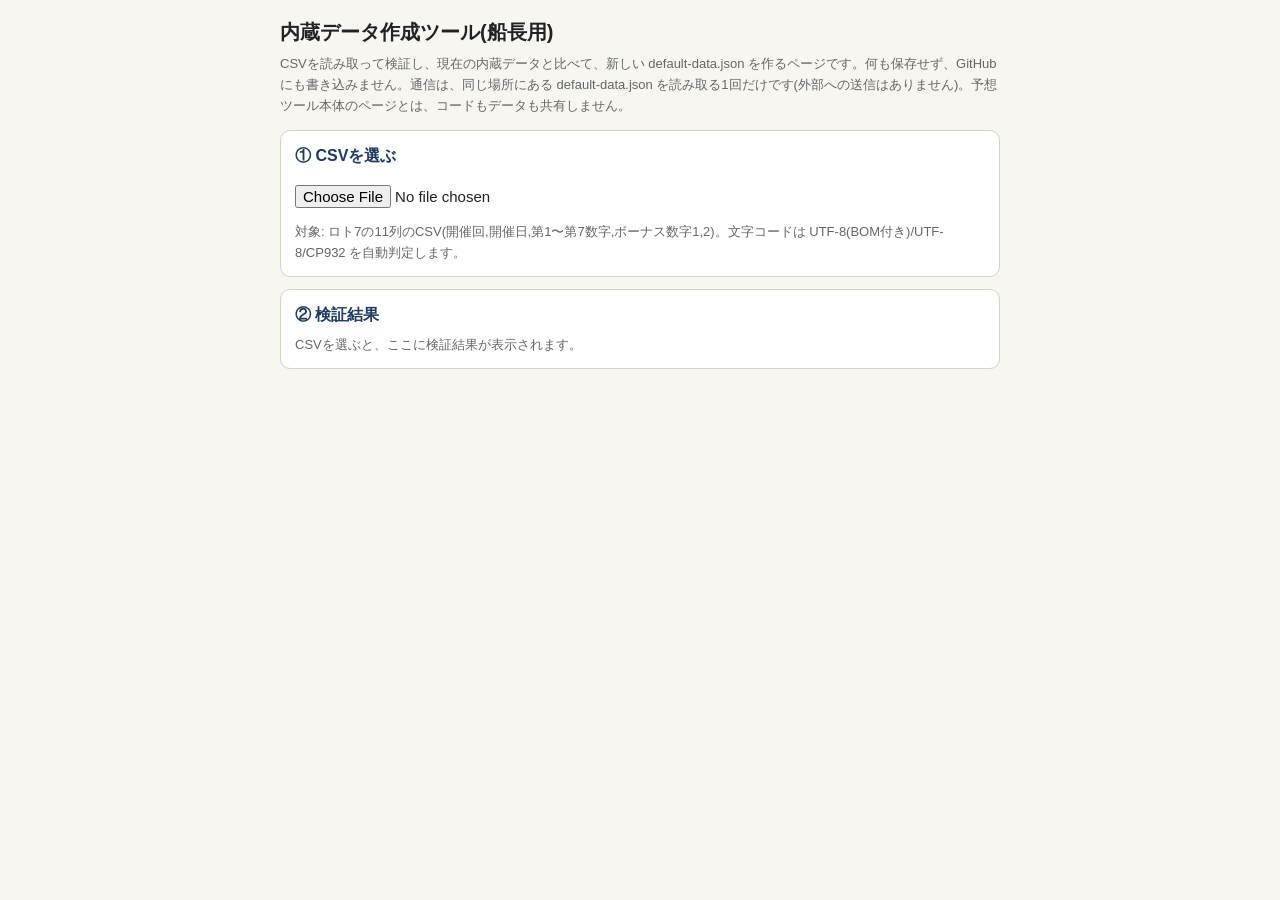
<file: captain-data-tool.html>
<!DOCTYPE html>
<html lang="ja">
<head>
<meta charset="utf-8">
<meta name="viewport" content="width=device-width, initial-scale=1, viewport-fit=cover">
<meta name="robots" content="noindex,nofollow">
<title>内蔵データ作成ツール(船長用)</title>
<style>
  :root {
    --bg: #f7f6f1; --card: #ffffff; --ink: #222; --sub: #666; --line: #d6d3c8;
    --ok: #1e7a3c; --ok-bg: #e6f4ea; --ng: #a11a1a; --ng-bg: #fbeaea; --accent: #1f3a5f;
    --ball-main: #d3202e; --ball-bonus: #2a6fd6;
  }
  @media (prefers-color-scheme: dark) {
    :root { --bg: #17181a; --card: #222427; --ink: #eceae4; --sub: #a5a39b; --line: #3a3d41;
      --ok: #7fd49b; --ok-bg: #1b3325; --ng: #ff9b9b; --ng-bg: #3a1f1f; --accent: #9ec1ff; }
  }
  * { box-sizing: border-box; }
  html { -webkit-text-size-adjust: 100%; }
  body { margin: 0; background: var(--bg); color: var(--ink);
    font: 15px/1.6 -apple-system, BlinkMacSystemFont, "Hiragino Sans", "Yu Gothic", Meiryo, sans-serif;
    padding: max(12px, env(safe-area-inset-top)) max(12px, env(safe-area-inset-right)) max(24px, env(safe-area-inset-bottom)) max(12px, env(safe-area-inset-left)); }
  main { max-width: 720px; margin: 0 auto; }
  h1 { font-size: 20px; margin: 4px 0 6px; }
  h2 { font-size: 16px; margin: 0 0 8px; color: var(--accent); }
  .note { font-size: 13px; color: var(--sub); margin: 0 0 14px; }
  section { background: var(--card); border: 1px solid var(--line); border-radius: 10px; padding: 12px 14px; margin: 0 0 12px; }
  input[type=file] { width: 100%; font-size: 15px; padding: 8px 0; }
  dl { margin: 8px 0 0; display: grid; grid-template-columns: 8.5em 1fr; gap: 2px 8px; font-size: 14px; }
  dt { color: var(--sub); } dd { margin: 0; overflow-wrap: anywhere; }
  .status { display: inline-block; font-weight: 700; padding: 2px 10px; border-radius: 999px; font-size: 14px; }
  .status.ok { color: var(--ok); background: var(--ok-bg); }
  .status.ng { color: var(--ng); background: var(--ng-bg); }
  .errs { margin: 8px 0 0; padding-left: 1.3em; font-size: 14px; color: var(--ng); }
  .errs li { margin: 2px 0; overflow-wrap: anywhere; }
  .muted { color: var(--sub); font-size: 13px; }
  .balls { display: flex; flex-wrap: wrap; gap: 6px; margin: 4px 0 8px; }
  .ball { min-width: 2.2em; height: 2.2em; border-radius: 50%; display: inline-flex; align-items: center; justify-content: center;
    font-weight: 700; color: #fff; background: var(--ball-main); font-variant-numeric: tabular-nums; }
  .ball.bonus { background: var(--ball-bonus); }
  .label { font-size: 13px; color: var(--sub); margin-top: 6px; }
  .btn { font: inherit; font-size: 15px; padding: 9px 14px; border-radius: 8px; border: 1px solid var(--accent); background: var(--accent); color: #fff; cursor: pointer; min-height: 44px; }
  .btn.sub { background: transparent; color: var(--accent); }
  .btn:disabled { opacity: .45; cursor: not-allowed; }
  .btn.small { min-height: 36px; padding: 5px 12px; font-size: 14px; margin: 6px 0 0; }
  .sum { margin: 8px 0 0; }
  .cat { border-top: 1px solid var(--line); padding-top: 8px; margin-top: 10px; }
  .cat h3 { font-size: 15px; margin: 0 0 4px; }
  .cat ul { margin: 4px 0 0; padding-left: 1.2em; font-size: 14px; }
  .cat li { margin: 2px 0; overflow-wrap: anywhere; }
  .warnbox { border: 1px solid var(--ng); background: var(--ng-bg); border-radius: 8px; padding: 8px 10px; margin: 10px 0 0; }
  .warnbox h3 { font-size: 15px; margin: 0 0 4px; color: var(--ng); }
  .warnbox ul { margin: 4px 0 0; padding-left: 1.2em; font-size: 14px; }
  .cf { display: flex; gap: 10px; align-items: flex-start; margin: 10px 0 0; padding: 10px; border: 2px solid var(--ng); border-radius: 8px; background: var(--card); font-size: 14px; }
  .cf input { width: 22px; height: 22px; flex: none; margin-top: 2px; }
  .cf b { color: var(--ng); }
  .steps { margin: 6px 0 0; padding-left: 1.4em; font-size: 14px; }
  .steps li { margin: 6px 0; }
  .link { display: inline-block; margin: 8px 0 0; font-size: 14px; }
  [hidden] { display: none !important; }
</style>
</head>
<body>
<main>
  <h1>内蔵データ作成ツール(船長用)</h1>
  <p class="note">CSVを読み取って検証し、現在の内蔵データと比べて、新しい default-data.json を作るページです。何も保存せず、GitHubにも書き込みません。通信は、同じ場所にある default-data.json を読み取る1回だけです(外部への送信はありません)。予想ツール本体のページとは、コードもデータも共有しません。</p>

  <section id="sec-file">
    <h2>① CSVを選ぶ</h2>
    <input type="file" id="csv-input" aria-label="抽選結果のCSVファイルを選ぶ">
    <p class="muted" style="margin:6px 0 0">対象: ロト7の11列のCSV(開催回,開催日,第1〜第7数字,ボーナス数字1,2)。文字コードは UTF-8(BOM付き)/UTF-8/CP932 を自動判定します。</p>
    <dl id="fileinfo" hidden>
      <dt>ファイル名</dt><dd id="fi-name"></dd>
      <dt>サイズ</dt><dd id="fi-size"></dd>
      <dt>文字コード</dt><dd id="fi-enc"></dd>
      <dt>データ行数</dt><dd id="fi-rows"></dd>
    </dl>
  </section>

  <section id="sec-result">
    <h2>② 検証結果</h2>
    <div id="result" class="muted">CSVを選ぶと、ここに検証結果が表示されます。</div>
  </section>

  <section id="sec-latest" hidden>
    <h2>③ 最新回(公式の結果と見比べてください)</h2>
    <dl>
      <dt>開催回</dt><dd id="lt-round"></dd>
      <dt>開催日</dt><dd id="lt-date"></dd>
      <dt>収録</dt><dd id="lt-range"></dd>
    </dl>
    <div class="label">本数字</div>
    <div class="balls" id="lt-main"></div>
    <div class="label">ボーナス数字</div>
    <div class="balls" id="lt-bonus"></div>
  </section>

  <section id="sec-compare" hidden>
    <h2>④ 現在の内蔵データとの比較</h2>
    <div id="cmp-body" class="muted"></div>
  </section>

  <section id="sec-warn" hidden>
    <h2>⑤ 確認事項</h2>
    <div id="warn-body"></div>
  </section>

  <section id="sec-json" hidden>
    <h2>⑥ JSONの作成とダウンロード</h2>
    <div id="make-hint" class="muted"></div>
    <button type="button" class="btn" id="btn-make" disabled>JSONを作成して検査する</button>
    <div id="json-info" class="muted" style="margin-top:8px"></div>
    <div id="dl-area" hidden>
      <button type="button" class="btn" id="btn-dl">default-data.json をダウンロード</button>
      <div class="muted" style="margin-top:6px">ダウンロードが始まらないときは、こちらのリンクを押してください: <a id="dl-link" download="default-data.json" href="#">default-data.json</a></div>
    </div>
  </section>

  <section id="sec-steps" hidden>
    <h2>⑦ GitHubへの反映手順(手作業)</h2>
    <p class="muted" style="margin:0">このページはGitHubに書き込みません。次の手順を、船長の手で行ってください。</p>
    <ol class="steps">
      <li>ダウンロードした <b>default-data.json</b> を確認する(ファイル名が default-data.json で、端末に保存されているか)。</li>
      <li>GitHubで <b>noa-loto-lab/loto7-test</b> を開く。<br><a class="link" href="https://github.com/noa-loto-lab/loto7-test" target="_blank" rel="noopener noreferrer">https://github.com/noa-loto-lab/loto7-test</a></li>
      <li>既存の <b>default-data.json</b> を、ダウンロードしたファイルで置き換える(同じ名前のファイルを上書きアップロードする)。</li>
      <li>変更内容を確認して、コミットする。</li>
      <li>GitHub Pagesに公開されたら、予想ツールの設定から「内蔵データを読み込む」を実行し、最新回・開催日・本数字・ボーナス数字を確認する。<br><a class="link" href="https://noa-loto-lab.github.io/loto7-test/" target="_blank" rel="noopener noreferrer">https://noa-loto-lab.github.io/loto7-test/</a></li>
    </ol>
  </section>
</main>

<script>
(function () {
  'use strict';

  // ======================================================================
  // 船長専用・内蔵データ作成ツール(段階2)
  //  - このページは単独で動作する(index.html・app.js・style.css は読み込まない)
  //  - IndexedDB・localStorage・Cookie は使わない。通信は、同じ場所の default-data.json の読み取り(GET)だけ
  //  - CSV検証の規則は、予想ツール(app.js の decodeCsv / parseCsv / parseDate / validateCsv)と同じ
  // ======================================================================

  // くじ種別ごとの定義。今回有効なのはロト7のみ(ロト6・ミニロトは、この一覧に定義を足せば対応できる形。今回は対象外)
  var LOTTERY_DEFS = {
    loto7: {
      id: 'loto7', label: 'ロト7', max: 37, mainCount: 7, bonusCount: 2,
      csvHeader: ['開催回', '開催日', '第1数字', '第2数字', '第3数字', '第4数字', '第5数字', '第6数字', '第7数字', 'ボーナス数字1', 'ボーナス数字2']
    }
  };
  var DEF = LOTTERY_DEFS.loto7;
  var MAX_CSV_BYTES = 5 * 1024 * 1024;   // 予想ツールと同じ上限

  // ---- 文字コード判定 ----
  // 戻り値 { text, encoding }。UTF-8(BOM付き含む)と判定できればUTF-8、そうでなければCP932(Shift_JIS系)
  function decodeCsv(buf) {
    if (typeof TextDecoder === 'undefined') throw new Error('このブラウザは文字コードの変換(TextDecoder)に対応していません。');
    var bytes = new Uint8Array(buf);
    if (bytes.length >= 3 && bytes[0] === 0xEF && bytes[1] === 0xBB && bytes[2] === 0xBF) {
      return { text: new TextDecoder('utf-8').decode(bytes.subarray(3)), encoding: 'UTF-8(BOM付き)' };
    }
    try { return { text: new TextDecoder('utf-8', { fatal: true }).decode(bytes), encoding: 'UTF-8' }; } catch (e) { /* UTF-8ではない → CP932 */ }
    try { return { text: new TextDecoder('shift_jis').decode(bytes), encoding: 'CP932(Shift_JIS)' }; }   // WHATWG仕様のshift_jisはCP932(Windows-31J)互換
    catch (e2) { throw new Error('このブラウザはCP932(Shift_JIS)の読み込みに対応していません。'); }
  }

  // ---- CSVパーサ(引用符の書式を厳密に検証する)。空行は捨てる ----
  // 戻り値 { rows, errors }。引用符の書式エラーがあるときは errors に「N行目: …」を入れる(その場合 rows は使わない)。
  // 正常な書式: 通常のカンマ区切り / "…" で囲んだ値(中にカンマ・改行・"" で表す " を含められる)/ 改行は CRLF・LF・CR
  // 次はエラー: (A) 閉じていないダブルクォート (B) 引用符で囲まれていない値の途中のダブルクォート
  //             (C) 閉じ引用符の直後に、区切り(,)・改行・ファイル終端以外の文字(空白を含む)が続く
  function parseCsv(text) {
    var rows = [], row = [], cur = '', errors = [], line = 1, quoteLine = 0, i, ch, n = text.length;
    var START = 0, PLAIN = 1, QUOTED = 2, AFTER = 3, state = START;
    var MAX_QUOTE_ERRORS = 50;
    function endField() { row.push(cur); cur = ''; state = START; }
    function endRow() { endField(); rows.push(row); row = []; }
    function shown(c) { return c === ' ' ? '空白' : (c === '\t' ? 'タブ' : (c === '\u3000' ? '全角空白' : '「' + c + '」')); }
    function err(msg) { if (errors.length < MAX_QUOTE_ERRORS) errors.push(msg); }
    for (i = 0; i < n; i++) {
      ch = text[i];
      if (state === QUOTED) {
        if (ch === '"') {
          if (text[i + 1] === '"') { cur += '"'; i++; }   // "" は、値の中の " 1個
          else state = AFTER;                              // 閉じ引用符
        } else {
          if (ch === '\n' || (ch === '\r' && text[i + 1] !== '\n')) line++;   // 引用符の中の改行(CRLFは1回と数える)
          cur += ch;
        }
        continue;
      }
      if (ch === ',') { endField(); continue; }
      if (ch === '\n' || ch === '\r') {
        if (ch === '\r' && text[i + 1] === '\n') i++;
        endRow(); line++;
        continue;
      }
      if (state === AFTER) {   // (C) 閉じ引用符のあとに、区切り・改行以外の文字
        err(line + '行目: 閉じ引用符(")の直後に、区切り(,)・改行以外の文字(' + shown(ch) + ')が続いています。');
        cur += ch; state = PLAIN;
        continue;
      }
      if (ch === '"') {
        if (state === START) { state = QUOTED; quoteLine = line; }   // 値の先頭の " は、引用符の開始
        else { err(line + '行目: 引用符で囲まれていない値の途中に、ダブルクォート(")があります(値全体を引用符で囲むか、取り除いてください)。'); cur += ch; }   // (B)
        continue;
      }
      cur += ch; state = PLAIN;
    }
    if (state === QUOTED) err(quoteLine + '行目: ダブルクォート(")が閉じられていません(ファイルの最後まで閉じられませんでした)。');   // (A)
    else if (state !== START || row.length || cur !== '') endRow();
    return { rows: rows.filter(function (r) { return !(r.length === 1 && r[0].trim() === ''); }), errors: errors };
  }

  // 2013/4/5, 2013-04-05, 2013.4.5, 2013年4月5日 → '2013-04-05'(内蔵データJSONの日付形式)。読み取れなければ null
  function parseDate(str) {
    var m = /^(\d{4})\s*[\/\-.年]\s*(\d{1,2})\s*[\/\-.月]\s*(\d{1,2})\s*日?$/.exec(str);
    if (!m) return null;
    var y = +m[1], mo = +m[2], d = +m[3], dt = new Date(y, mo - 1, d);
    if (dt.getFullYear() !== y || dt.getMonth() !== mo - 1 || dt.getDate() !== d) return null;
    return y + '-' + (mo < 10 ? '0' : '') + mo + '-' + (d < 10 ? '0' : '') + d;
  }

  // ---- 検証 ----
  // 戻り値 { errors: [...], list: [...], dataRows }。errors が空のときだけ list を使う。
  // list の各要素 { round, date('YYYY-MM-DD'), main:[CSVの並び順], bonus:[CSVの並び順] }(数字は補完・並べ替えをしない)
  function validateCsv(text, def) {
    def = def || DEF;
    var errors = [], list = [];
    function err(msg) { errors.push(msg); }
    var parsed = parseCsv(text), HEAD = def.csvHeader, MAX = def.max;
    if (parsed.errors.length) return { errors: parsed.errors, list: [], dataRows: 0 };   // 引用符の書式エラー(中身の検証には進まない)
    var rows = parsed.rows;
    if (!rows.length) return { errors: ['ファイルが空です。'], list: [], dataRows: 0 };
    var head = rows[0].map(function (h) { return h.replace(/^\uFEFF/, '').trim(); });
    if (head.length !== HEAD.length) {
      return { errors: ['1行目(見出し)の列数が違います(' + head.length + '列。正しくは' + HEAD.length + '列)。'], list: [], dataRows: 0 };
    }
    var badHead = [];
    HEAD.forEach(function (h, i) { if (head[i] !== h) badHead.push((i + 1) + '列目「' + head[i] + '」(正しくは「' + h + '」)'); });
    if (badHead.length) {
      return { errors: ['1行目(見出し)が想定と違います:' + badHead.slice(0, 3).join('、') + (badHead.length > 3 ? ' ほか' : '') +
        '。文字コードがCP932(Shift_JIS)またはUTF-8のCSVか確認してください。'], list: [], dataRows: 0 };
    }
    if (rows.length < 2) return { errors: ['抽選履歴の行がありません(見出しのみ)。'], list: [], dataRows: 0 };

    var seen = {}, intRe = /^\d+$/, mainEnd = 1 + def.mainCount, bonusEnd = mainEnd + def.bonusCount;
    for (var r = 1; r < rows.length; r++) {
      var f = rows[r].map(function (v) { return v.trim(); }), at = r + 1 + '行目:', bad = false;
      if (f.length !== HEAD.length) { err(at + '列数が' + f.length + '列です(正しくは' + HEAD.length + '列)。'); continue; }
      if (!intRe.test(f[0]) || +f[0] < 1) { err(at + '開催回「' + f[0] + '」が正しくありません。'); continue; }
      var round = +f[0];
      if (seen[round]) { err(at + '開催回' + round + 'が重複しています(' + seen[round] + '行目と同じ)。'); continue; }
      seen[round] = r + 1;
      var date = parseDate(f[1]);
      if (!date) { err(at + '第' + round + '回の開催日「' + f[1] + '」を読み取れません(例:2024/4/5)。'); bad = true; }
      var nums = {}, bonus = {}, main = [], bon = [], k, v;
      for (k = 2; k <= mainEnd; k++) {
        v = f[k];
        if (!intRe.test(v) || +v < 1 || +v > MAX) { err(at + '第' + round + '回の' + HEAD[k] + '「' + v + '」は1〜' + MAX + 'の数字ではありません。'); bad = true; continue; }
        if (nums[+v]) { err(at + '第' + round + '回の本数字に' + v + 'が重複しています。'); bad = true; continue; }
        nums[+v] = true; main.push(+v);
      }
      for (k = mainEnd + 1; k <= bonusEnd; k++) {
        v = f[k];
        if (!intRe.test(v) || +v < 1 || +v > MAX) { err(at + '第' + round + '回の' + HEAD[k] + '「' + v + '」は1〜' + MAX + 'の数字ではありません。'); bad = true; continue; }
        if (nums[+v] || bonus[+v]) { err(at + '第' + round + '回のボーナス数字' + v + 'が、本数字または他のボーナス数字と重複しています。'); bad = true; continue; }
        bonus[+v] = true; bon.push(+v);
      }
      if (!bad) list.push({ round: round, date: date, main: main, bonus: bon });
    }
    list.sort(function (a, b) { return a.round - b.round; });
    return { errors: errors, list: list, dataRows: rows.length - 1 };
  }

  // ---- 内蔵データJSONの生成(現在の default-data.json と同じ構造・同じ書式: 1回1行) ----
  // list は validateCsv の結果(errors が空)。sourceName は読み込んだCSVのファイル名。戻り値は JSON のテキスト
  function buildJson(list, sourceName, def) {
    def = def || DEF;
    var sorted = list.slice().sort(function (a, b) { return a.round - b.round; });
    if (!sorted.length) throw new Error('抽選履歴が空のため、JSONを作成できません。');
    var latest = sorted[sorted.length - 1];
    var lines = sorted.map(function (d) {
      return '        {"round": ' + d.round + ', "date": ' + JSON.stringify(d.date) +
        ', "main": [' + d.main.join(', ') + '], "bonus": [' + d.bonus.join(', ') + ']}';
    });
    return '{\n' +
      '  "schemaVersion": 1,\n' +
      '  "lotteries": {\n' +
      '    ' + JSON.stringify(def.id) + ': {\n' +
      '      "source": ' + JSON.stringify(sourceName) + ',\n' +
      '      "count": ' + sorted.length + ',\n' +
      '      "latestRound": ' + latest.round + ',\n' +
      '      "latestDate": ' + JSON.stringify(latest.date) + ',\n' +
      '      "draws": [\n' + lines.join(',\n') + '\n' +
      '      ]\n' +
      '    }\n' +
      '  }\n' +
      '}\n';
  }

  // ---- 内蔵データJSONの検査(予想ツール app.js の validateBuiltin と同じ条件) ----
  // json はパース済みのオブジェクト。戻り値 { errors, list }。list の各要素 { round, date('YYYY-MM-DD'), main, bonus }(JSONの並びのまま)
  function isInt(v) { return typeof v === 'number' && isFinite(v) && Math.floor(v) === v; }
  function validateBuiltinJson(json, def) {
    def = def || DEF;
    var errors = [], list = [];
    function err(m) { errors.push(m); }
    function bail(m) { return { errors: [m], list: [] }; }
    if (!json || typeof json !== 'object' || Array.isArray(json)) return bail('内蔵データの形式が正しくありません。');
    if (json.schemaVersion !== 1) return bail('内蔵データの形式バージョン(schemaVersion)が想定と違います。');
    if (!json.lotteries || typeof json.lotteries !== 'object') return bail('内蔵データに lotteries がありません。');
    var e = json.lotteries[def.id];
    if (!e || typeof e !== 'object') return bail('内蔵データに' + def.label + '(' + def.id + ')のデータがありません。');
    if (typeof e.source !== 'string' || !e.source) return bail('内蔵データの元ファイル名(source)がありません。');
    if (!Array.isArray(e.draws) || !e.draws.length) return bail('内蔵データに抽選履歴がありません。');
    var seen = {};
    function numsOk(a, n) {
      if (!Array.isArray(a) || a.length !== n) return false;
      for (var i = 0; i < a.length; i++) if (!isInt(a[i]) || a[i] < 1 || a[i] > def.max) return false;
      return true;
    }
    e.draws.forEach(function (d, i) {
      var at = (i + 1) + '件目:';
      if (!d || typeof d !== 'object') { err(at + '形式が正しくありません。'); return; }
      if (!isInt(d.round) || d.round < 1) { err(at + '開催回「' + d.round + '」が正しくありません。'); return; }
      if (seen[d.round]) { err(at + '開催回' + d.round + 'が重複しています。'); return; }
      seen[d.round] = true;
      var bad = false;
      var date = typeof d.date === 'string' ? parseDate(d.date) : null;
      if (!date) { err(at + '第' + d.round + '回の開催日「' + d.date + '」を読み取れません。'); bad = true; }
      var nums = {}, bonus = {};
      if (!numsOk(d.main, def.mainCount)) { err(at + '第' + d.round + '回の本数字が正しくありません。'); bad = true; }
      else {
        d.main.forEach(function (v) { nums[v] = true; });
        if (Object.keys(nums).length !== def.mainCount) { err(at + '第' + d.round + '回の本数字に重複があります。'); bad = true; }
      }
      if (!numsOk(d.bonus, def.bonusCount)) { err(at + '第' + d.round + '回のボーナス数字が正しくありません。'); bad = true; }
      else {
        d.bonus.forEach(function (v) { bonus[v] = true; });
        var overlap = Object.keys(bonus).length !== def.bonusCount || d.bonus.some(function (v) { return nums[v]; });
        if (overlap) { err(at + '第' + d.round + '回のボーナス数字が、本数字または他のボーナス数字と重複しています。'); bad = true; }
      }
      if (!bad) list.push({ round: d.round, date: date, main: d.main.slice(), bonus: d.bonus.slice() });
    });
    if (errors.length) return { errors: errors, list: [] };
    list.sort(function (a, b) { return a.round - b.round; });
    var latest = list[list.length - 1];
    if (e.count !== list.length) err('収録回数(count=' + e.count + ')と実際の件数(' + list.length + ')が一致しません。');
    if (e.latestRound !== latest.round) err('最新回(latestRound=' + e.latestRound + ')と実際の最新回(' + latest.round + ')が一致しません。');
    if (typeof e.latestDate !== 'string' || parseDate(e.latestDate) !== latest.date) err('最新開催日(latestDate)が実際の最新回の開催日と一致しません。');
    return errors.length ? { errors: errors, list: [] } : { errors: [], list: list };
  }

  // ---- 比較 ----
  // 数字は並び順を問わない集合として比べる。日付は YYYY-MM-DD に正規化して比べる。
  function setKey(a) { return a.slice().sort(function (x, y) { return x - y; }).join(','); }
  function sortedNums(a) { return a.slice().sort(function (x, y) { return x - y; }); }
  function normDate(s) { return parseDate(String(s)) || String(s); }

  // curList: 現在の内蔵データ / newList: 今回のCSV。どちらも { round, date, main, bonus } の配列
  // 戻り値: 新規追加・本数字変更・ボーナス数字変更・開催日変更・削除 の一覧と、変更なしの回数
  // 同じ回に複数の変更があれば、該当する分類のそれぞれに数える。新規追加は「変更」には含めない
  function compareData(curList, newList) {
    var cur = {}, nw = {}, out = { added: [], mainChanged: [], bonusChanged: [], dateChanged: [], removed: [], same: 0 };
    curList.forEach(function (d) { cur[d.round] = d; });
    newList.forEach(function (d) { nw[d.round] = d; });
    newList.slice().sort(function (a, b) { return a.round - b.round; }).forEach(function (n) {
      var c = cur[n.round];
      if (!c) { out.added.push({ round: n.round, date: normDate(n.date), main: sortedNums(n.main), bonus: sortedNums(n.bonus) }); return; }
      var diff = false;
      if (setKey(c.main) !== setKey(n.main)) { out.mainChanged.push({ round: n.round, before: sortedNums(c.main), after: sortedNums(n.main) }); diff = true; }
      if (setKey(c.bonus) !== setKey(n.bonus)) { out.bonusChanged.push({ round: n.round, before: sortedNums(c.bonus), after: sortedNums(n.bonus) }); diff = true; }
      if (normDate(c.date) !== normDate(n.date)) { out.dateChanged.push({ round: n.round, before: normDate(c.date), after: normDate(n.date) }); diff = true; }
      if (!diff) out.same++;
    });
    curList.slice().sort(function (a, b) { return a.round - b.round; }).forEach(function (c) {
      if (!nw[c.round]) out.removed.push({ round: c.round, date: normDate(c.date), main: sortedNums(c.main), bonus: sortedNums(c.bonus) });
    });
    return out;
  }

  // 欠けている開催回: 最小開催回〜最大開催回の間に存在しない回(1回から始まる必要はない)
  function findGaps(list) {
    var have = {}, min = Infinity, max = -Infinity, miss = [], r;
    list.forEach(function (d) { have[d.round] = true; if (d.round < min) min = d.round; if (d.round > max) max = d.round; });
    if (!list.length) return [];
    for (r = min; r <= max; r++) if (!have[r]) miss.push(r);
    return miss;
  }
  function toRanges(rounds) {
    var out = [], i, s;
    for (i = 0; i < rounds.length; i++) {
      if (out.length && rounds[i] === out[out.length - 1].to + 1) out[out.length - 1].to = rounds[i];
      else out.push({ from: rounds[i], to: rounds[i] });
    }
    s = out; return s;
  }
  // 開催日の逆転: 開催回の昇順で、前の回より古い日付になる回(同じ日付は警告しない。7日間隔の確認はしない)
  function findInversions(list) {
    var s = list.slice().sort(function (a, b) { return a.round - b.round; }), out = [], i;
    for (i = 1; i < s.length; i++) {
      if (s[i].date < s[i - 1].date) out.push({ round: s[i].round, date: s[i].date, prevRound: s[i - 1].round, prevDate: s[i - 1].date });
    }
    return out;
  }

  // 作成したJSONの自己検査: JSONとして読める → 予想ツールと同じ条件を満たす → CSVの内容と完全に一致する
  // 戻り値 { ok, errors }
  function selfCheck(jsonText, csvList, sourceName) {
    var errors = [], obj, v, i, a, b;
    try { obj = JSON.parse(jsonText); } catch (e) { return { ok: false, errors: ['JSONとして読み取れません。'] }; }
    v = validateBuiltinJson(obj, DEF);
    if (v.errors.length) return { ok: false, errors: v.errors.slice(0, 5) };
    var e = obj.lotteries[DEF.id], sorted = csvList.slice().sort(function (x, y) { return x.round - y.round; });
    if (e.source !== sourceName) errors.push('元ファイル名(source)がCSVのファイル名と一致しません。');
    if (e.draws.length !== sorted.length) errors.push('件数がCSVと一致しません。');
    else for (i = 0; i < sorted.length; i++) {
      a = sorted[i]; b = e.draws[i];
      if (a.round !== b.round || a.date !== b.date || a.main.join(',') !== b.main.join(',') || a.bonus.join(',') !== b.bonus.join(',')) { errors.push('第' + a.round + '回の内容がCSVと一致しません。'); break; }
    }
    return { ok: errors.length === 0, errors: errors };
  }

  // ---- 画面 ----
  var $ = function (id) { return document.getElementById(id); };
  var MAX_ERR_SHOWN = 20;
  var SHOW_FIRST = 30;                  // 変更一覧は、最初に30件だけ表示する(残りは展開)
  var FETCH_TIMEOUT_MS = 15000;
  var CURRENT_URL = 'default-data.json';   // 同じ場所にある現在の内蔵データ(読み取りだけ。ここ以外の通信はしない)
  // cmp: { status: 'idle'|'loading'|'ok'|'fail', reason, cur(list), diff }
  var state = { fileName: '', encoding: '', result: null, json: '', cmp: { status: 'idle' }, gaps: [], inv: [], objUrl: '', token: 0 };

  function fmtSize(n) { return n < 1024 ? n + ' B' : (n < 1048576 ? (n / 1024).toFixed(1) + ' KB' : (n / 1048576).toFixed(2) + ' MB'); }
  function clear(el) { while (el.firstChild) el.removeChild(el.firstChild); }
  function badge(cls, text) { var s = document.createElement('span'); s.className = 'status ' + cls; s.textContent = text; return s; }
  function balls(el, nums, cls) {
    clear(el);
    nums.forEach(function (n) { var b = document.createElement('span'); b.className = 'ball' + (cls ? ' ' + cls : ''); b.textContent = String(n); el.appendChild(b); });
  }
  function el(tag, cls, text) { var e = document.createElement(tag); if (cls) e.className = cls; if (text != null) e.textContent = text; return e; }
  function rng(list) { return list.length ? '第' + list[0].round + '〜' + list[list.length - 1].round + '回' : '-'; }
  function nums(a) { return a.join(', '); }

  function releaseUrl() { if (state.objUrl) { try { URL.revokeObjectURL(state.objUrl); } catch (e) { /* 無視 */ } } state.objUrl = ''; }
  function invalidateJson() {
    state.json = ''; releaseUrl();
    $('dl-area').hidden = true; $('sec-steps').hidden = true; $('json-info').textContent = '';
    $('dl-link').removeAttribute('href');
  }

  function reset() {
    state.token++;
    state.fileName = ''; state.encoding = ''; state.result = null; state.cmp = { status: 'idle' }; state.gaps = []; state.inv = [];
    invalidateJson();
    $('fileinfo').hidden = true; $('sec-latest').hidden = true; $('sec-compare').hidden = true; $('sec-warn').hidden = true; $('sec-json').hidden = true;
    clear($('cmp-body')); clear($('warn-body')); $('btn-make').disabled = true;
  }

  function showFileInfo(file, encoding, rows) {
    $('fi-name').textContent = file.name;
    $('fi-size').textContent = fmtSize(file.size);
    $('fi-enc').textContent = encoding || '(判定できませんでした)';
    $('fi-rows').textContent = rows == null ? '-' : rows + ' 行';
    $('fileinfo').hidden = false;
  }

  function showError(lines, title) {
    var box = $('result'); clear(box); box.className = '';
    box.appendChild(badge('ng', title || 'エラーがあります'));
    var ul = document.createElement('ul'); ul.className = 'errs';
    lines.forEach(function (m) { var li = document.createElement('li'); li.textContent = m; ul.appendChild(li); });
    box.appendChild(ul);
    var p = document.createElement('p'); p.className = 'muted'; p.textContent = 'エラーがあるため、JSONは作成できません。CSVを直して、もう一度選んでください。';
    box.appendChild(p);
  }

  // 現在の内蔵データ(default-data.json)を読み取って検査する。cb({ ok, list, reason })
  function fetchCurrent(cb) {
    var finished = false, ctl = (typeof AbortController !== 'undefined') ? new AbortController() : null, timer;
    function finish(r) { if (finished) return; finished = true; clearTimeout(timer); cb(r); }
    timer = setTimeout(function () { if (ctl) { try { ctl.abort(); } catch (e) { /* 無視 */ } } finish({ ok: false, reason: '読み込みに時間がかかりすぎました(' + (FETCH_TIMEOUT_MS / 1000) + '秒)。' }); }, FETCH_TIMEOUT_MS);
    if (typeof fetch !== 'function') { finish({ ok: false, reason: 'このブラウザは読み込み(fetch)に対応していません。' }); return; }
    var opt = { cache: 'no-store' }; if (ctl) opt.signal = ctl.signal;
    fetch(CURRENT_URL, opt).then(function (res) {
      if (!res.ok) throw new Error('読み込みに失敗しました(HTTP ' + res.status + ')。');
      return res.text();
    }).then(function (txt) {
      var obj;
      try { obj = JSON.parse(txt); } catch (e) { finish({ ok: false, reason: '現在の内蔵データがJSONとして読み取れません。' }); return; }
      var v = validateBuiltinJson(obj, DEF);
      if (v.errors.length) { finish({ ok: false, reason: '現在の内蔵データの形式が正しくありません: ' + v.errors[0] }); return; }
      finish({ ok: true, list: v.list });
    }).catch(function (e) {
      finish({ ok: false, reason: (e && e.message && /HTTP/.test(e.message)) ? e.message : '現在の内蔵データ(default-data.json)を読み込めませんでした(通信エラー、またはファイルがありません)。' });
    });
  }

  // 一覧(最初の30件+残りを展開)
  function itemList(parent, items, fmt) {
    var ul = el('ul'); parent.appendChild(ul);
    function add(from, to) { for (var i = from; i < to; i++) ul.appendChild(el('li', '', fmt(items[i]))); }
    add(0, Math.min(SHOW_FIRST, items.length));
    if (items.length > SHOW_FIRST) {
      var btn = el('button', 'btn sub small', '残り' + (items.length - SHOW_FIRST) + '件を表示する');
      btn.type = 'button'; btn.className = 'btn sub small more';
      btn.addEventListener('click', function () { add(SHOW_FIRST, items.length); btn.remove(); });
      parent.appendChild(btn);
    }
  }
  function category(parent, title, items, fmt, id) {
    var c = el('div', 'cat'); c.id = id;
    c.appendChild(el('h3', '', title + ': ' + items.length + '件'));
    if (items.length) itemList(c, items, fmt); else c.appendChild(el('div', 'muted', 'なし'));
    parent.appendChild(c);
  }

  function renderCompare() {
    var box = $('cmp-body'), cmp = state.cmp, list = state.result.list;
    clear(box); box.className = '';
    $('sec-compare').hidden = false;
    if (cmp.status === 'loading') { box.className = 'muted'; box.textContent = '現在の内蔵データを読み込んで、比べています…'; return; }
    if (cmp.status === 'fail') {
      box.appendChild(badge('ng', '比較できません'));
      box.appendChild(el('p', '', cmp.reason));
      box.appendChild(el('p', 'muted', '現在の内蔵データと比べられないため、過去の回が変わっていないかは確認できていません(「変更なし」という意味ではありません)。CSV自体は検証に通っています。'));
      var rt = el('button', 'btn sub small', 'もう一度比較する'); rt.type = 'button'; rt.id = 'btn-retry';
      rt.addEventListener('click', function () { startCompare(); });
      box.appendChild(rt);
      return;
    }
    var d = cmp.diff, cur = cmp.cur, changed = d.mainChanged.length + d.bonusChanged.length + d.dateChanged.length + d.removed.length;
    if (!changed && !d.added.length) box.appendChild(badge('ok', '現在の内蔵データと同じ内容です'));
    else if (!changed) box.appendChild(badge('ok', '新しい回の追加だけです(過去の回の変更・削除なし)'));
    else box.appendChild(badge('ng', '過去の回に変更・削除があります(' + changed + '件)'));
    var dl = el('dl', 'sum'); dl.id = 'cmp-sum';
    function row(k, v, id) { dl.appendChild(el('dt', '', k)); var dd = el('dd', '', v); if (id) dd.id = id; dl.appendChild(dd); }
    row('現在の内蔵データ', cur.length + '回分(' + rng(cur) + ')');
    row('今回のCSV', list.length + '回分(' + rng(list) + ')');
    row('新規追加', d.added.length + '回', 'n-added');
    row('本数字の変更', d.mainChanged.length + '件', 'n-main');
    row('ボーナス数字の変更', d.bonusChanged.length + '件', 'n-bonus');
    row('開催日の変更', d.dateChanged.length + '件', 'n-date');
    row('削除', d.removed.length + '回', 'n-removed');
    row('変更なしの回', d.same + '回', 'n-same');
    box.appendChild(dl);
    box.appendChild(el('p', 'muted', '同じ回に複数の変更があるときは、該当する分類それぞれに数えています。数字は並び順を問わず比べています。'));
    category(box, '新規追加', d.added, function (x) { return '第' + x.round + '回 ' + x.date + ' 本数字 ' + nums(x.main) + ' / ボーナス ' + nums(x.bonus); }, 'cat-added');
    category(box, '本数字の変更', d.mainChanged, function (x) { return '第' + x.round + '回 本数字: ' + nums(x.before) + ' → ' + nums(x.after); }, 'cat-main');
    category(box, 'ボーナス数字の変更', d.bonusChanged, function (x) { return '第' + x.round + '回 ボーナス数字: ' + nums(x.before) + ' → ' + nums(x.after); }, 'cat-bonus');
    category(box, '開催日の変更', d.dateChanged, function (x) { return '第' + x.round + '回 開催日: ' + x.before + ' → ' + x.after; }, 'cat-date');
    category(box, '削除(現在の内蔵データにあり、今回のCSVにない回)', d.removed, function (x) { return '第' + x.round + '回 削除 (' + x.date + ' 本数字 ' + nums(x.main) + ' / ボーナス ' + nums(x.bonus) + ')'; }, 'cat-removed');
  }

  // 必要な確認の一覧。{ id, text } の配列(確認が要らない場合は空)
  function requiredConfirms() {
    var out = [], cmp = state.cmp, g = state.gaps, v = state.inv;
    if (g.length || v.length) {
      var parts = [];
      if (g.length) parts.push('欠けている開催回(' + g.length + '回分)');
      if (v.length) parts.push('開催日の逆転(' + v.length + '件)');
      out.push({ id: 'cf1', mark: '確認①', text: parts.join('と') + 'を確認しました。このCSVのまま内蔵データを作成します。' });
    }
    if (cmp.status === 'ok') {
      var d = cmp.diff;
      if (d.mainChanged.length + d.bonusChanged.length + d.dateChanged.length + d.removed.length > 0) {
        out.push({ id: 'cf2', mark: '確認②', text: '変更一覧は分類別の件数と先頭30件を確認しました。必要に応じて残りも展開し、変更内容全体(本数字変更' + d.mainChanged.length + '件・ボーナス数字変更' + d.bonusChanged.length + '件・開催日変更' + d.dateChanged.length + '件・削除' + d.removed.length + '件)を確認しました。' });
      }
    } else if (cmp.status === 'fail') {
      out.push({ id: 'cf3', mark: '確認③', text: '現在の内蔵データと比較できないことを確認しました。過去の回が変わっていないかを確認できないまま、このCSVで内蔵データを作成します。' });
    }
    return out;
  }

  function renderWarn() {
    var box = $('warn-body'), list = state.result.list, cmp = state.cmp;
    clear(box);
    $('sec-warn').hidden = false; $('sec-json').hidden = false;
    var g = state.gaps, v = state.inv;
    if (g.length) {
      var wb = el('div', 'warnbox'); wb.id = 'warn-gaps';
      wb.appendChild(el('h3', '', '欠けている開催回: ' + g.length + '回分'));
      wb.appendChild(el('div', 'muted', '第' + list[0].round + '〜' + list[list.length - 1].round + '回の間に、CSVに無い開催回があります。'));
      itemList(wb, toRanges(g), function (r) { return r.from === r.to ? '第' + r.from + '回' : '第' + r.from + '〜' + r.to + '回(' + (r.to - r.from + 1) + '回分)'; });
      box.appendChild(wb);
    }
    if (v.length) {
      var wi = el('div', 'warnbox'); wi.id = 'warn-inv';
      wi.appendChild(el('h3', '', '開催日の逆転: ' + v.length + '件'));
      wi.appendChild(el('div', 'muted', '開催回の昇順で、前の回より古い日付になっている回です(同じ日付は対象外)。'));
      itemList(wi, v, function (x) { return '第' + x.round + '回(' + x.date + ')が、前の第' + x.prevRound + '回(' + x.prevDate + ')より古い日付です。'; });
      box.appendChild(wi);
    }
    if (cmp.status === 'ok' && cmp.diff.mainChanged.length + cmp.diff.bonusChanged.length + cmp.diff.dateChanged.length + cmp.diff.removed.length > 0) {
      var wc = el('div', 'warnbox'); wc.id = 'warn-changed';
      wc.appendChild(el('h3', '', '過去の回の変更・削除があります'));
      wc.appendChild(el('div', '', '④の一覧(本数字' + cmp.diff.mainChanged.length + '件・ボーナス' + cmp.diff.bonusChanged.length + '件・開催日' + cmp.diff.dateChanged.length + '件・削除' + cmp.diff.removed.length + '件)を確認してください。'));
      box.appendChild(wc);
    }
    if (cmp.status === 'fail') {
      var wf = el('div', 'warnbox'); wf.id = 'warn-cmpfail';
      wf.appendChild(el('h3', '', '現在の内蔵データと比較できません'));
      wf.appendChild(el('div', '', '過去の回が変わっていないかは確認できていません。'));
      box.appendChild(wf);
    }
    var req = requiredConfirms();
    if (!req.length && cmp.status !== 'loading') {
      box.appendChild(el('p', 'muted', '追加の確認が必要な項目はありません。'));
    }
    req.forEach(function (c) {
      var lab = el('label', 'cf'); lab.id = 'lab-' + c.id;
      var cb = document.createElement('input'); cb.type = 'checkbox'; cb.id = c.id;
      cb.addEventListener('change', function () { invalidateJson(); updateMake(); });
      lab.appendChild(cb);
      var sp = el('span'); sp.appendChild(el('b', '', c.mark + ' ')); sp.appendChild(document.createTextNode(c.text)); lab.appendChild(sp);
      box.appendChild(lab);
    });
    updateMake();
  }

  function pendingConfirms() {
    var out = [];
    requiredConfirms().forEach(function (c) { var cb = $(c.id); if (!cb || !cb.checked) out.push(c.mark); });
    return out;
  }
  function updateMake() {
    var btn = $('btn-make'), hint = $('make-hint');
    if (!state.result || state.result.errors.length) { btn.disabled = true; hint.textContent = ''; return; }
    if (state.cmp.status === 'loading') { btn.disabled = true; hint.textContent = '現在の内蔵データとの比較が終わるまで、お待ちください。'; return; }
    var pend = pendingConfirms();
    btn.disabled = pend.length > 0;
    hint.textContent = pend.length ? ('未確認の項目があります(' + pend.join('・') + ')。⑤の確認にチェックを入れると、作成できます。') : 'JSONを作成できます。';
  }

  function startCompare() {
    var my = ++state.token, list = state.result.list;
    invalidateJson();
    state.cmp = { status: 'loading' };
    renderCompare(); renderWarn();
    fetchCurrent(function (r) {
      if (my !== state.token) return;   // 途中で別のCSVが選ばれた
      if (r.ok) {
        var diff;
        try { diff = compareData(r.list, list); } catch (e) { state.cmp = { status: 'fail', reason: '比較の途中でエラーが起きました。' }; renderCompare(); renderWarn(); return; }
        state.cmp = { status: 'ok', cur: r.list, diff: diff };
      } else state.cmp = { status: 'fail', reason: r.reason };
      renderCompare(); renderWarn();
    });
  }

  // JSONを作成して自己検査する(必要な確認がすべて済んでいるときだけ)。戻り値 { ok, text, errors }
  function makeJson() {
    var res = state.result;
    if (!res || res.errors.length) return { ok: false, text: '', errors: ['CSVに問題があるため、作成できません。'] };
    if (state.cmp.status === 'loading') return { ok: false, text: '', errors: ['比較が終わっていません。'] };
    if (pendingConfirms().length) return { ok: false, text: '', errors: ['未確認の項目があります。'] };
    var text;
    try { text = buildJson(res.list, state.fileName, DEF); } catch (e) { return { ok: false, text: '', errors: [e.message] }; }
    var chk = selfCheck(text, res.list, state.fileName);
    if (!chk.ok) return { ok: false, text: '', errors: chk.errors };
    return { ok: true, text: text, errors: [] };
  }

  function onMake() {
    invalidateJson();
    var r = makeJson(), info = $('json-info');
    clear(info);
    if (!r.ok) {
      info.appendChild(badge('ng', 'JSONを作成できませんでした(ダウンロードはできません)'));
      var ul = el('ul', 'errs'); r.errors.forEach(function (m) { ul.appendChild(el('li', '', m)); }); info.appendChild(ul);
      return;
    }
    state.json = r.text;
    var n = state.result.list.length;
    info.appendChild(badge('ok', '作成して検査しました'));
    info.appendChild(el('p', '', n + '回分・' + r.text.length.toLocaleString('ja-JP') + '文字。予想ツールと同じ条件で検査し、CSVの内容と完全に一致することを確認しました。'));
    try {
      var blob = new Blob([r.text], { type: 'application/json' });
      state.objUrl = URL.createObjectURL(blob);
      $('dl-link').setAttribute('href', state.objUrl);
    } catch (e) { info.appendChild(el('p', 'muted', 'ダウンロード用のリンクを作れませんでした。')); return; }
    $('dl-area').hidden = false; $('sec-steps').hidden = false;
  }

  function onDownload() {
    if (!state.json || !state.objUrl) return;
    var a = document.createElement('a');
    a.href = state.objUrl; a.download = 'default-data.json'; a.style.display = 'none';
    document.body.appendChild(a); a.click();
    setTimeout(function () { if (a.parentNode) a.parentNode.removeChild(a); }, 0);
  }

  function handleFile(file) {
    reset();
    if (!file) { var b = $('result'); clear(b); b.className = 'muted'; b.textContent = 'CSVを選ぶと、ここに検証結果が表示されます。'; return; }
    if (file.size > MAX_CSV_BYTES) {
      showFileInfo(file, '', null);
      showError(['ファイルが大きすぎます(5MBまで)。'], '読み込めませんでした');
      return;
    }
    var reader = new FileReader();
    reader.onerror = function () { showFileInfo(file, '', null); showError(['ファイルを読み取れませんでした。'], '読み込めませんでした'); };
    reader.onload = function () {
      var dec, res;
      try { dec = decodeCsv(reader.result); res = validateCsv(dec.text, DEF); }
      catch (e) { showFileInfo(file, '', null); showError([e.message], '読み込めませんでした'); return; }
      state.fileName = file.name; state.encoding = dec.encoding; state.result = res;
      showFileInfo(file, dec.encoding, res.dataRows || null);
      if (res.errors.length) {
        var lines = res.errors.slice(0, MAX_ERR_SHOWN);
        if (res.errors.length > MAX_ERR_SHOWN) lines.push('ほか' + (res.errors.length - MAX_ERR_SHOWN) + '件のエラーがあります。');
        showError(lines, 'CSVに問題があります(' + res.errors.length + '件)');
        return;
      }
      var list = res.list, first = list[0], latest = list[list.length - 1];
      var box = $('result'); clear(box); box.className = '';
      box.appendChild(badge('ok', '問題なし'));
      var p = document.createElement('p'); p.style.margin = '6px 0 0';
      p.textContent = list.length + '回分(第' + first.round + '〜' + latest.round + '回)を読み取りました。';
      box.appendChild(p);
      $('lt-round').textContent = '第' + latest.round + '回';
      $('lt-date').textContent = latest.date;
      $('lt-range').textContent = list.length + '回分(第' + first.round + '〜' + latest.round + '回)';
      balls($('lt-main'), latest.main, '');
      balls($('lt-bonus'), latest.bonus, 'bonus');
      $('sec-latest').hidden = false;
      state.gaps = findGaps(list); state.inv = findInversions(list);
      startCompare();
    };
    reader.readAsArrayBuffer(file);
  }

  $('csv-input').addEventListener('change', function () { handleFile(this.files && this.files[0]); });
  $('btn-make').addEventListener('click', onMake);
  $('btn-dl').addEventListener('click', onDownload);

  // 検証用の入口(画面の動作には使わない。自動テストが、画面と同じ関数を直接呼ぶために公開する)
  window.CaptainTool = {
    defs: LOTTERY_DEFS, decodeCsv: decodeCsv, parseCsv: parseCsv, parseDate: parseDate,
    validateCsv: validateCsv, buildJson: buildJson, validateBuiltinJson: validateBuiltinJson,
    compareData: compareData, findGaps: findGaps, findInversions: findInversions, selfCheck: selfCheck,
    makeJson: makeJson, state: state
  };
})();
</script>
</body>
</html>
</file>
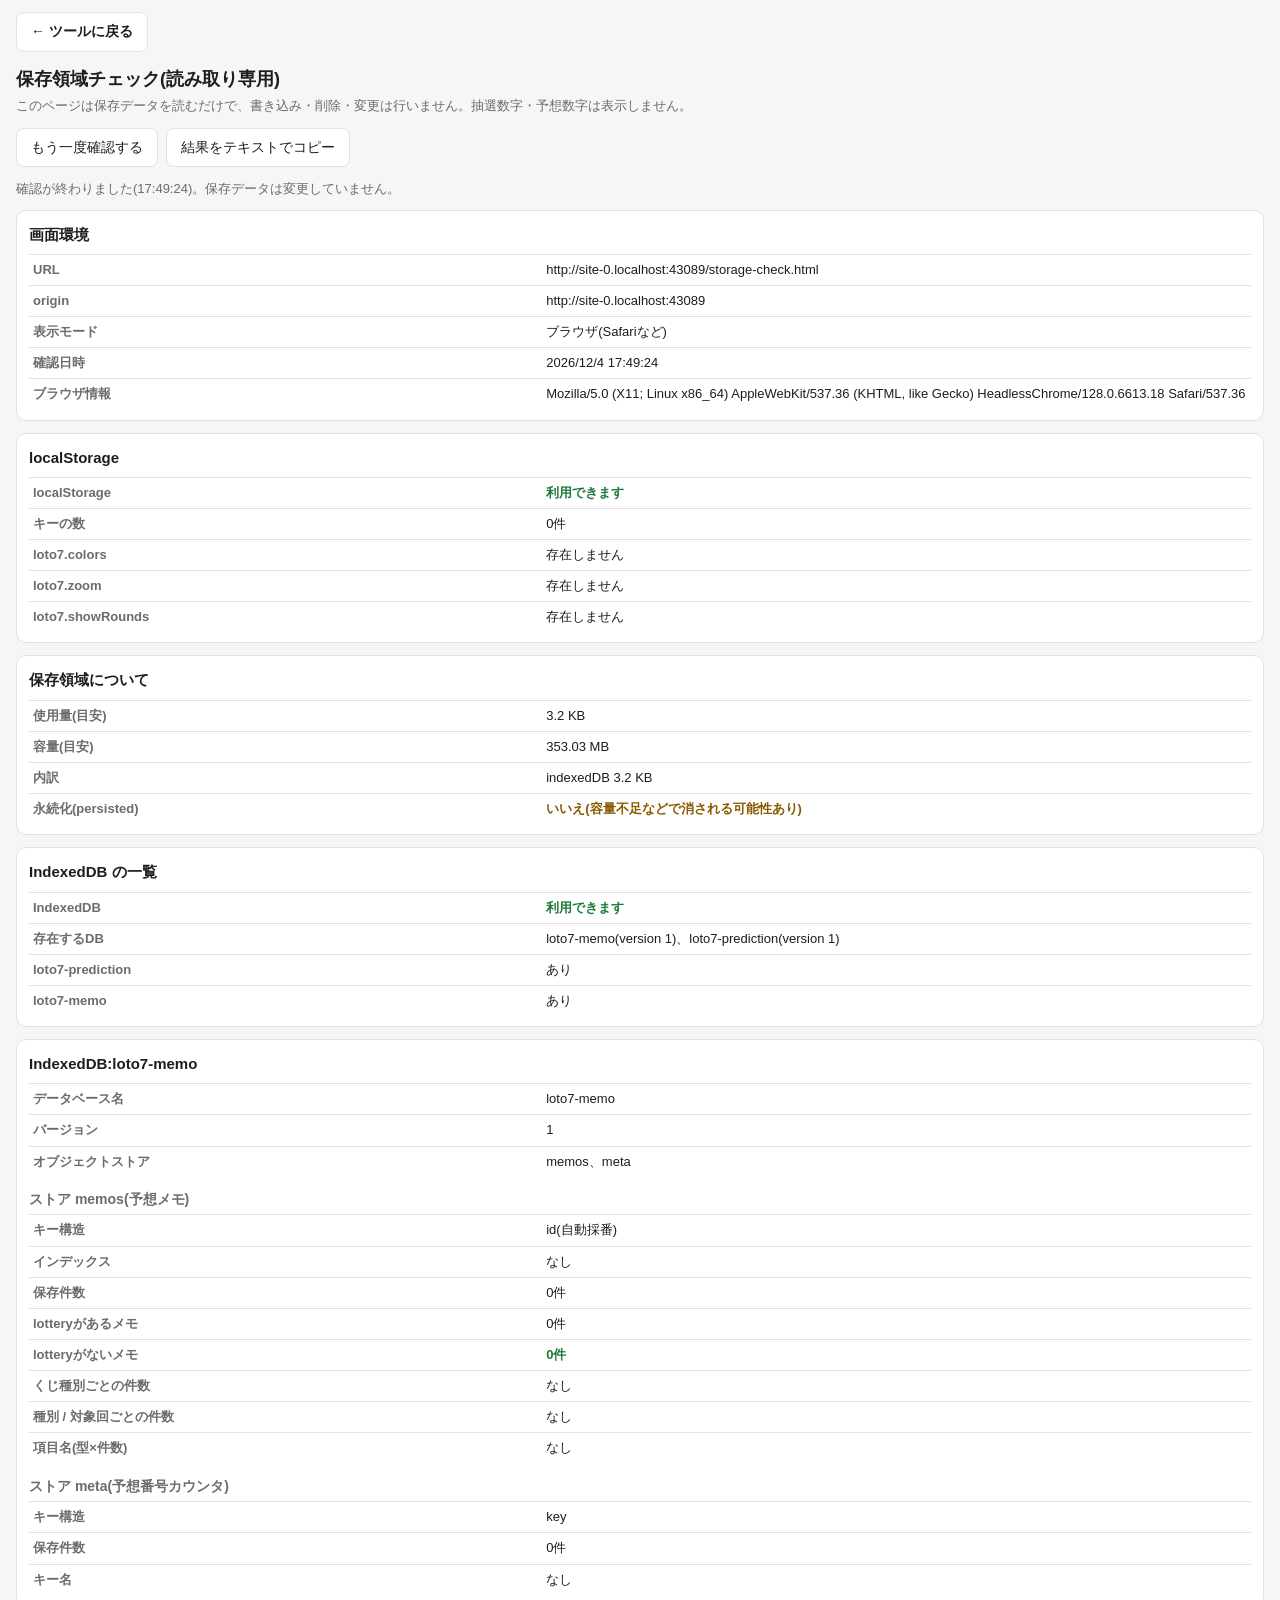
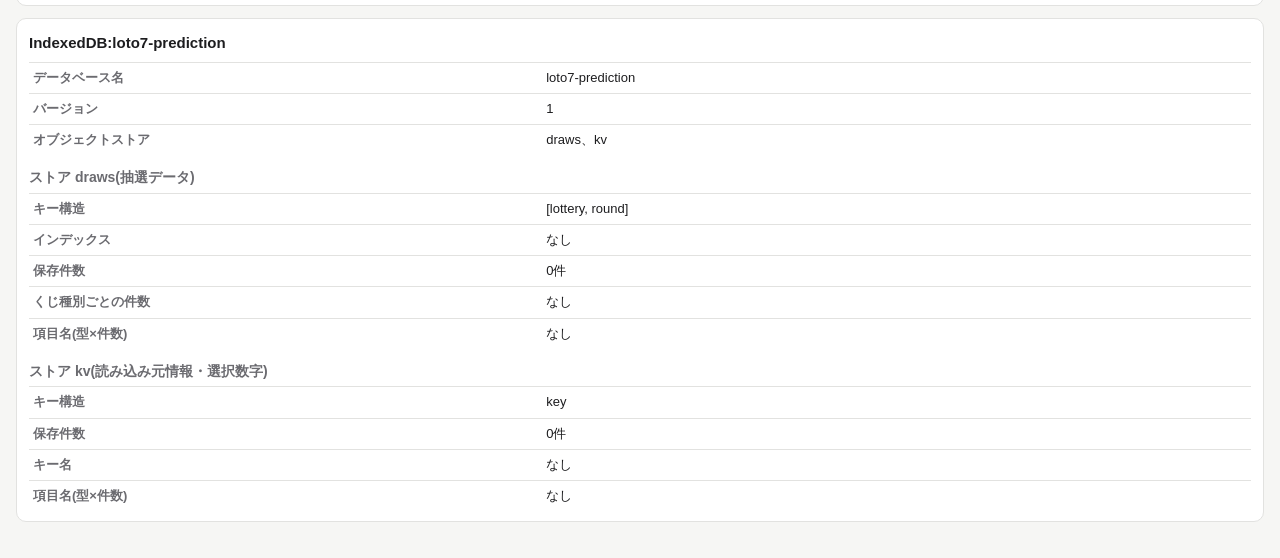
<file: storage-check.html>
<!DOCTYPE html>
<html lang="ja">
<head>
<meta charset="UTF-8">
<meta name="viewport" content="width=device-width, initial-scale=1, viewport-fit=cover">
<meta name="robots" content="noindex">
<title>保存領域チェック(読み取り専用)</title>
<style>
  /* 診断用の一時ページ。予想ツール本体(index.html / style.css / app.js)は読み込まない */
  :root { --bg:#f6f6f4; --card:#fff; --ink:#1d1d1f; --sub:#6b6b70; --line:#e2e2e0; --ok:#1f7a3a; --ng:#b3261e; --warn:#8a5a00; }
  @media (prefers-color-scheme: dark) {
    :root { --bg:#161617; --card:#232325; --ink:#f2f2f3; --sub:#a0a0a6; --line:#3a3a3d; --ok:#6fd08c; --ng:#ff8a80; --warn:#f0c060; }
  }
  * { box-sizing: border-box; }
  body { margin:0; background:var(--bg); color:var(--ink);
         font:15px/1.55 -apple-system, BlinkMacSystemFont, "Hiragino Sans", "Noto Sans JP", sans-serif;
         padding: max(12px, env(safe-area-inset-top)) 16px max(24px, env(safe-area-inset-bottom)); }
  h1 { font-size:18px; margin:4px 0 2px; }
  .lead { color:var(--sub); font-size:13px; margin:0 0 12px; }
  .bar { display:flex; gap:8px; margin:0 0 12px; flex-wrap:wrap; }
  button { font:inherit; font-size:14px; padding:8px 14px; border-radius:8px; border:1px solid var(--line);
           background:var(--card); color:var(--ink); }
  section { background:var(--card); border:1px solid var(--line); border-radius:10px; padding:10px 12px; margin:0 0 12px; }
  h2 { font-size:15px; margin:2px 0 8px; }
  h3 { font-size:14px; margin:12px 0 4px; color:var(--sub); }
  table { width:100%; border-collapse:collapse; font-size:13px; }
  th, td { text-align:left; vertical-align:top; padding:5px 4px; border-top:1px solid var(--line); word-break:break-all; }
  th { width:42%; font-weight:600; color:var(--sub); }
  .ok { color:var(--ok); font-weight:600; } .ng { color:var(--ng); font-weight:600; } .warn { color:var(--warn); font-weight:600; }
  code { font-family: ui-monospace, Menlo, monospace; font-size:12px; }
  #status { font-size:13px; color:var(--sub); margin:0 0 10px; }
  .back { display:inline-block; margin:0 0 10px; padding:8px 14px; border-radius:8px; border:1px solid var(--line);
          background:var(--card); color:var(--ink); font-size:14px; font-weight:600; text-decoration:none; }
</style>
</head>
<body>
<a class="back" href="index.html">← ツールに戻る</a>
<h1>保存領域チェック(読み取り専用)</h1>
<p class="lead">このページは保存データを読むだけで、書き込み・削除・変更は行いません。抽選数字・予想数字は表示しません。</p>
<div class="bar">
  <button type="button" id="rerun">もう一度確認する</button>
  <button type="button" id="copy">結果をテキストでコピー</button>
</div>
<p id="status">確認中…</p>
<div id="out"></div>

<script>
(function () {
  'use strict';

  // ============================================================
  // 読み取り専用の診断ページ
  //  - IndexedDB: indexedDB.databases() で存在を確認できたDBだけを、バージョン指定なしで開く
  //               (バージョン指定なし=既存のバージョンのまま開く。バージョン変更・ストア追加は起きない)
  //               万一「新規作成」の処理(onupgradeneeded)が走った場合は、その場で取り消して作成させない
  //               トランザクションは 'readonly' のみ。読み終えたら必ず close する
  //  - localStorage: key() と getItem() で読むだけ(setItem / removeItem / clear は使わない)
  //  - navigator.storage: estimate() と persisted() だけ(persist() は呼ばない)
  //  - 数字の中身は表示しない。件数・項目名・型だけを表示する
  // ============================================================

  var KNOWN = {
    'loto7-prediction': { draws: 'draws', kv: 'kv' },
    'loto7-memo': { memos: 'memos', meta: 'meta' }
  };
  var out = document.getElementById('out');
  var statusEl = document.getElementById('status');
  var report = [];   // コピー用のテキスト

  function h(tag, cls, text) {
    var e = document.createElement(tag);
    if (cls) e.className = cls;
    if (text !== undefined) e.textContent = text;
    return e;
  }
  function section(title) {
    var s = h('section'); s.appendChild(h('h2', '', title)); out.appendChild(s);
    report.push('', '■ ' + title);
    return s;
  }
  function sub(s, title) { s.appendChild(h('h3', '', title)); report.push('  [' + title + ']'); }
  // rows: [[項目, 値, 色クラス?], ...]
  function table(s, rows) {
    var t = h('table');
    rows.forEach(function (r) {
      var tr = h('tr'), th = h('th', '', r[0]), td = h('td', r[2] || '', r[1]);
      tr.appendChild(th); tr.appendChild(td); t.appendChild(tr);
      report.push('  ' + r[0] + ': ' + r[1]);
    });
    s.appendChild(t);
  }
  function typeOf(v) {
    if (v === null) return 'null';
    if (Array.isArray(v)) return 'array';
    return typeof v;
  }
  function fmtBytes(n) {
    if (typeof n !== 'number' || !isFinite(n)) return '不明';
    if (n < 1024) return n + ' B';
    if (n < 1024 * 1024) return (n / 1024).toFixed(1) + ' KB';
    if (n < 1024 * 1024 * 1024) return (n / 1024 / 1024).toFixed(2) + ' MB';
    return (n / 1024 / 1024 / 1024).toFixed(2) + ' GB';
  }
  function countMap(m) {   // {名前: 件数} → '名前=件数, …'
    var k = Object.keys(m).sort();
    return k.length ? k.map(function (x) { return x + ' = ' + m[x]; }).join('、') : 'なし';
  }
  // 項目名と型の集計 {項目名: {型: 件数}} → 'round(number)×702、…'
  function fieldsText(f) {
    var k = Object.keys(f).sort();
    if (!k.length) return 'なし';
    return k.map(function (name) {
      return name + '(' + Object.keys(f[name]).sort().map(function (t) { return t + '×' + f[name][t]; }).join(' / ') + ')';
    }).join('、');
  }
  function addFields(f, obj) {
    if (!obj || typeof obj !== 'object') { (f['(値がオブジェクトでない)'] = f['(値がオブジェクトでない)'] || {})[typeOf(obj)] = ((f['(値がオブジェクトでない)'] || {})[typeOf(obj)] || 0) + 1; return; }
    Object.keys(obj).forEach(function (k) {
      var t = typeOf(obj[k]);
      f[k] = f[k] || {};
      f[k][t] = (f[k][t] || 0) + 1;
    });
  }

  // ---- 既存DBだけを開く(新規作成しない) ----
  function openExisting(name) {
    return new Promise(function (resolve, reject) {
      var req;
      try { req = indexedDB.open(name); } catch (e) { reject(e); return; }   // バージョン指定なし
      var created = false;
      req.onupgradeneeded = function () {
        // ここに来るのは「DBが存在しなかった」場合だけ。作成を取り消して、何も残さない
        created = true;
        try { req.transaction.abort(); } catch (_) {}
      };
      req.onsuccess = function () {
        var d = req.result;
        if (created) { try { d.close(); } catch (_) {} reject(new Error('DBが存在しないため開きませんでした')); return; }
        d.onversionchange = function () { try { d.close(); } catch (_) {} };   // 予想ツール側の更新を邪魔しない
        resolve(d);
      };
      req.onerror = function () {
        reject(created ? new Error('DBが存在しないため開きませんでした(作成は取り消し済み)') : (req.error || new Error('開けませんでした')));
      };
      req.onblocked = function () { reject(new Error('他の画面が使用中のため開けませんでした')); };
    });
  }

  // ストア全件をカーソルで読み、fn(key, value) に渡す(readonly)
  function scan(d, storeName, fn) {
    return new Promise(function (resolve, reject) {
      var tx;
      try { tx = d.transaction([storeName], 'readonly'); } catch (e) { reject(e); return; }
      var st = tx.objectStore(storeName);
      var info = { keyPath: st.keyPath, autoIncrement: st.autoIncrement, indexes: Array.prototype.slice.call(st.indexNames) };
      var rq = st.openCursor();
      rq.onsuccess = function (e) {
        var c = e.target.result;
        if (!c) return;
        try { fn(c.primaryKey, c.value); } catch (_) {}
        c.continue();
      };
      tx.oncomplete = function () { resolve(info); };
      tx.onerror = tx.onabort = function () { reject(tx.error || new Error('読み出し失敗')); };
    });
  }
  function keyPathText(kp) {
    if (kp === null || kp === undefined) return 'なし(外部キー)';
    return Array.isArray(kp) ? '[' + kp.join(', ') + ']' : String(kp);
  }

  // ---- 抽選データDB ----
  function checkPrediction(d, s) {
    var drawCount = 0, byLot = {}, drawFields = {};
    var kvKeys = [], kvFields = {}, metaInfo = {};
    return scan(d, 'draws', function (k, v) {
      drawCount++;
      var lot = v && typeof v.lottery === 'string' ? v.lottery : '(lotteryなし)';
      byLot[lot] = (byLot[lot] || 0) + 1;
      addFields(drawFields, v);
    }).then(function (info) {
      sub(s, 'ストア draws(抽選データ)');
      table(s, [
        ['キー構造', keyPathText(info.keyPath) + (info.autoIncrement ? '(自動採番)' : '')],
        ['インデックス', info.indexes.length ? info.indexes.join('、') : 'なし'],
        ['保存件数', drawCount + '件'],
        ['くじ種別ごとの件数', countMap(byLot)],
        ['項目名(型×件数)', fieldsText(drawFields)]
      ]);
      return scan(d, 'kv', function (k, v) {
        kvKeys.push(String(k));
        addFields(kvFields, v);
        // 読み込み元の情報(meta:種別)だけは、どの画面が保存したかの比較用に、数字以外の項目を表示する
        if (/^meta:/.test(String(k)) && v && typeof v === 'object') {
          metaInfo[String(k)] = [
            '読み込み方法=' + (typeof v.kind === 'string' ? v.kind : '記録なし'),
            '収録回数=' + (typeof v.count === 'number' ? v.count : '記録なし'),
            '保存日時=' + (typeof v.savedAt === 'number' ? new Date(v.savedAt).toLocaleString('ja-JP') : '記録なし')
          ].join('、');
        }
      });
    }).then(function (info) {
      sub(s, 'ストア kv(読み込み元情報・選択数字)');
      var rows = [
        ['キー構造', keyPathText(info.keyPath)],
        ['保存件数', kvKeys.length + '件'],
        ['キー名', kvKeys.length ? kvKeys.sort().join('、') : 'なし'],
        ['項目名(型×件数)', fieldsText(kvFields)]
      ];
      Object.keys(metaInfo).sort().forEach(function (k) { rows.push([k + ' の内容', metaInfo[k]]); });
      table(s, rows);
    });
  }

  // ---- 予想メモDB ----
  function checkMemo(d, s) {
    var n = 0, withLot = 0, withoutLot = 0, byLot = {}, byLotTarget = {}, fields = {};
    var metaKeys = [];
    return scan(d, 'memos', function (k, v) {
      n++;
      var has = !!v && typeof v === 'object' && Object.prototype.hasOwnProperty.call(v, 'lottery');
      if (has) withLot++; else withoutLot++;
      var lot = has ? String(v.lottery) : '(lotteryなし)';
      byLot[lot] = (byLot[lot] || 0) + 1;
      var tg = v && typeof v.target === 'string' ? v.target : '(targetなし)';
      var key = lot + ' / ' + tg;
      byLotTarget[key] = (byLotTarget[key] || 0) + 1;
      addFields(fields, v);
    }).then(function (info) {
      sub(s, 'ストア memos(予想メモ)');
      table(s, [
        ['キー構造', keyPathText(info.keyPath) + (info.autoIncrement ? '(自動採番)' : '')],
        ['インデックス', info.indexes.length ? info.indexes.join('、') : 'なし'],
        ['保存件数', n + '件'],
        ['lotteryがあるメモ', withLot + '件'],
        ['lotteryがないメモ', withoutLot + '件', withoutLot ? 'warn' : 'ok'],
        ['くじ種別ごとの件数', countMap(byLot)],
        ['種別 / 対象回ごとの件数', countMap(byLotTarget)],
        ['項目名(型×件数)', fieldsText(fields)]
      ]);
      return scan(d, 'meta', function (k) { metaKeys.push(String(k)); });
    }).then(function (info) {
      sub(s, 'ストア meta(予想番号カウンタ)');
      table(s, [
        ['キー構造', keyPathText(info.keyPath)],
        ['保存件数', metaKeys.length + '件'],
        ['キー名', metaKeys.length ? metaKeys.sort().join('、') : 'なし']
      ]);
    });
  }

  function checkOneDb(name, version) {
    var s = section('IndexedDB:' + name);
    return openExisting(name).then(function (d) {
      var stores = Array.prototype.slice.call(d.objectStoreNames);
      table(s, [
        ['データベース名', d.name],
        ['バージョン', String(d.version)],
        ['オブジェクトストア', stores.length ? stores.join('、') : 'なし']
      ]);
      var plan = KNOWN[name], p = Promise.resolve();
      if (name === 'loto7-prediction' && stores.indexOf('draws') >= 0 && stores.indexOf('kv') >= 0) p = checkPrediction(d, s);
      else if (name === 'loto7-memo' && stores.indexOf('memos') >= 0 && stores.indexOf('meta') >= 0) p = checkMemo(d, s);
      else if (plan) table(s, [['注意', '想定していたストアがそろっていないため、中身は確認していません', 'warn']]);
      return p.then(function () { d.close(); }, function (e) { d.close(); table(s, [['読み出しエラー', String(e && e.message || e), 'ng']]); });
    }, function (e) {
      table(s, [['データベース名', name], ['一覧上のバージョン', String(version)], ['開けませんでした', String(e && e.message || e), 'ng']]);
    });
  }

  function checkIndexedDb() {
    var s = section('IndexedDB の一覧');
    if (!('indexedDB' in window) || !window.indexedDB) {
      table(s, [['IndexedDB', '利用できません', 'ng']]);
      return Promise.resolve();
    }
    if (typeof indexedDB.databases !== 'function') {
      table(s, [['IndexedDB', '利用できます', 'ok'],
                ['DB一覧(indexedDB.databases)', 'この環境では使えないため確認不可(DBは開いていません)', 'warn']]);
      return Promise.resolve();
    }
    return indexedDB.databases().then(function (list) {
      list = (list || []).filter(function (x) { return x && x.name; });
      table(s, [
        ['IndexedDB', '利用できます', 'ok'],
        ['存在するDB', list.length ? list.map(function (x) { return x.name + '(version ' + x.version + ')'; }).join('、') : 'なし'],
        ['loto7-prediction', list.some(function (x) { return x.name === 'loto7-prediction'; }) ? 'あり' : 'なし'],
        ['loto7-memo', list.some(function (x) { return x.name === 'loto7-memo'; }) ? 'あり' : 'なし']
      ]);
      // 予想ツールのDBだけを詳しく見る(他のDBは名前とバージョンだけ)
      var targets = list.filter(function (x) { return KNOWN[x.name]; });
      return targets.reduce(function (p, x) { return p.then(function () { return checkOneDb(x.name, x.version); }); }, Promise.resolve());
    }, function (e) {
      table(s, [['DB一覧(indexedDB.databases)', '取得に失敗したため確認不可(DBは開いていません):' + String(e && e.message || e), 'warn']]);
    });
  }

  function checkLocalStorage() {
    var s = section('localStorage');
    var ls;
    try { ls = window.localStorage; } catch (e) { table(s, [['localStorage', '利用できません(' + e.message + ')', 'ng']]); return; }
    if (!ls) { table(s, [['localStorage', '利用できません', 'ng']]); return; }
    var keys = [];
    try { for (var i = 0; i < ls.length; i++) keys.push(ls.key(i)); }
    catch (e2) { table(s, [['localStorage', 'キーを読めませんでした(' + e2.message + ')', 'ng']]); return; }
    keys.sort();
    var rows = [['localStorage', '利用できます', 'ok'], ['キーの数', keys.length + '件']];
    keys.forEach(function (k) {
      var v = null;
      try { v = ls.getItem(k); } catch (_) {}
      rows.push([k, v === null ? '値なし' : '値あり(' + v.length + '文字)']);   // 値そのものは表示しない
    });
    ['loto7.colors', 'loto7.zoom', 'loto7.showRounds'].forEach(function (k) {
      if (keys.indexOf(k) < 0) rows.push([k, '存在しません']);
    });
    table(s, rows);
  }

  function checkEnv() {
    var s = section('画面環境');
    var standalone = (window.navigator.standalone === true) ||
      (window.matchMedia && window.matchMedia('(display-mode: standalone)').matches);
    table(s, [
      ['URL', location.href],
      ['origin', location.origin],
      ['表示モード', standalone ? 'ホーム画面アプリ(standalone)' : 'ブラウザ(Safariなど)'],
      ['確認日時', new Date().toLocaleString('ja-JP')],
      ['ブラウザ情報', navigator.userAgent]
    ]);
  }

  function checkStorageApi() {
    var s = section('保存領域について');
    var rows = [];
    var st = navigator.storage;
    var p1 = (st && typeof st.estimate === 'function')
      ? st.estimate().then(function (e) {
          rows.push(['使用量(目安)', fmtBytes(e.usage)]);
          rows.push(['容量(目安)', fmtBytes(e.quota)]);
          if (e.usageDetails && typeof e.usageDetails === 'object') rows.push(['内訳', Object.keys(e.usageDetails).map(function (k) { return k + ' ' + fmtBytes(e.usageDetails[k]); }).join('、') || 'なし']);
        }, function (e) { rows.push(['estimate()', '失敗:' + String(e && e.message || e), 'warn']); })
      : Promise.resolve(rows.push(['estimate()', 'この環境では使えないため確認不可', 'warn']));
    return p1.then(function () {
      if (st && typeof st.persisted === 'function') {
        return st.persisted().then(function (v) {
          rows.push(['永続化(persisted)', v ? 'はい(自動削除されにくい状態)' : 'いいえ(容量不足などで消される可能性あり)', v ? 'ok' : 'warn']);
        }, function (e) { rows.push(['persisted()', '失敗:' + String(e && e.message || e), 'warn']); });
      }
      rows.push(['persisted()', 'この環境では使えないため確認不可', 'warn']);
    }).then(function () { table(s, rows); });
  }

  function run() {
    out.textContent = '';
    report = ['保存領域チェック(読み取り専用)'];
    statusEl.textContent = '確認中…';
    checkEnv();
    checkLocalStorage();
    checkStorageApi()
      .then(checkIndexedDb)
      .then(function () { statusEl.textContent = '確認が終わりました(' + new Date().toLocaleTimeString('ja-JP') + ')。保存データは変更していません。'; },
            function (e) { statusEl.textContent = '途中でエラーが起きました:' + String(e && e.message || e); });
  }

  document.getElementById('rerun').addEventListener('click', run);
  document.getElementById('copy').addEventListener('click', function () {
    var text = report.join('\n');
    function done(ok) { statusEl.textContent = ok ? '結果をコピーしました。' : 'コピーできませんでした。画面を長押しして選択してください。'; }
    if (navigator.clipboard && navigator.clipboard.writeText) navigator.clipboard.writeText(text).then(function () { done(true); }, function () { done(false); });
    else done(false);
  });
  run();
})();
</script>
</body>
</html>
</file>
<file: style.css>
/* 列幅の定義はここだけ。見出し・出目表・予想欄はすべてこの変数を使う */
:root {
  /* 縮尺:--z が倍率(1 = 100%)。JSが変更する。寸法はすべて --z を掛けた実寸で決める
     (transformではなくレイアウトを変えるので、スクロール範囲とタップ位置が実寸どおりになる) */
  --z: 1;

  /* 列幅の定義はここだけ。見出し・出目表・予想欄はすべてこの変数を使う */
  --round-w: calc(76px * var(--z));   /* 開催回の列 */
  --cell-w: calc(44px * var(--z));    /* 数字マスの列 */
  --cols: 37;
  --head-h: calc(30px * var(--z));
  --row-h: calc(44px * var(--z));
  /* 改善C: 数字マスの上下に広げるタップ領域(見た目は変えない)。縮尺が小さいほど効く(旧版比 40%で約1.5倍・50%で約1.4倍)。
     上は予想欄の上余白(7px)、下は予想欄の下余白に収める。上限6px。 */
  --tap-ext: min(calc(10px * var(--z)), 6px);
  --stat-h: 76px;                     /* ヘッダーの高さ(縦向き:タイトル・ロゴ・設定 44px＋ゲーム選択 32px)。パネル・トースト・予想メモの位置はこの変数から追従 */
  --pick-h: 0px;                      /* 上部の選択数字エリアは最下段の操作エリアへ移ったので0(位置計算の式で使うため変数は残す) */
  --dock-h: calc(108px + env(safe-area-inset-bottom, 0px));   /* 最下段の操作エリアの高さ(縦向き:上段52px＋下段32px＋余白。ホームバーの余白を含む)。予想メモの下端もこの値 */
  --ctl-h: 44px;                      /* 操作ボタンの高さ(−・＋・メモを開く・メモに追加で共通) */
  --chip: 22px;                       /* 選択数字の枠(固定7枠) */

  --fs-round: max(6px, calc(13px * var(--z)));
  --fs-date: max(6px, calc(11px * var(--z)));   /* 開催日(下段) */
  --fs-head: max(6px, calc(14px * var(--z)));
  --fs-head-round: max(6px, calc(12px * var(--z)));
  --fs-hit: max(6px, calc(14px * var(--z)));
  --fs-sel: max(7px, calc(18px * var(--z)));

  --paper: #f6f5f0;
  --paper-alt: #ebe9e1;
  --ink: #23262b;
  --line: #cfccc0;
  --main: #d3202c;    /* 本数字:赤(色設定で変更される) */
  --bonus: #f5b700;   /* ボーナス数字:黄色(色設定で変更される) */
  --main-ink: #ffffff;   /* 数字の文字色(背景色に合わせてJSが白/黒を選ぶ) */
  --bonus-ink: #1b1b1b;
  --sel: #d3202c;     /* 選択中は本数字と同じ色 */
  --sel-ink: #1b1b1b;
  --accent: #b5502d;

  /* 操作エリア(木目)・ロゴの色 */
  --wood-1: #4a2e1b;    /* 木目の濃い茶 */
  --wood-2: #5e3b24;    /* 木目の明るい茶 */
  --wood-edge: #2e1b0f; /* 操作エリアの上端の縁 */
  --screw: #a8977a;     /* 埋め込み金具 */
  --screw-rim: #2a1a0e;
  --cream: #f7eedb;     /* ボタン面(クリーム) */
  --cream-edge: #d6c29d;
  --cream-ink: #3f2922; /* クリーム面の文字 */
  --wave: #8eaebd;      /* 波(くすみ水色) */
  --logo-ink: #6e4527;  /* 舵輪・帆船・鳥の茶 */
  --sail: #fbf5e7;      /* 帆 */
  /* ロゴ部品の大きさ(個別に調整できる) */
  --title-size: 17px;   /* タイトルは少し存在感を上げる */
  --logo-wheel: 22px;   /* 舵輪は控えめに */
  --logo-ship: 38px;    /* 帆船は小さくしすぎない */
  --logo-birds: 18px;
  --logo-wave-h: 6px;   /* 波は控えめに */
  --work-bg: #efe8d8;   /* 出目表の下の空白部分(淡いベージュ)。表の部分は従来の紙色のまま */
}

* { box-sizing: border-box; }

html, body {
  margin: 0;
  height: 100%;
  overflow: hidden;              /* ページ全体のスクロールを止める */
  overscroll-behavior: none;
  background: var(--paper);
  color: var(--ink);
  font-family: -apple-system, "Hiragino Sans", "Noto Sans JP", sans-serif;
  -webkit-text-size-adjust: 100%;
  -webkit-tap-highlight-color: transparent;
  -webkit-user-select: none;
  user-select: none;
}
body { position: fixed; inset: 0; width: 100%; }

#app {
  position: absolute;
  inset: 0;
  display: grid;
  grid-template-rows: var(--stat-h) minmax(0, 1fr) var(--dock-h);   /* ヘッダー / 出目表+次回予想欄(スクロール領域) / 操作エリア(最下段に固定) */
  grid-template-columns: minmax(0, 1fr);
  /* ノッチ・ホームバーの余白は、ヘッダー・出目表・操作エリアがそれぞれ取る(操作エリアの木目を画面の端まで届かせるため) */
  padding: 0;
}

/* C. スクロール領域:見出し・出目表・数字タップ欄を1つの要素にまとめ、縦横ともここがスクロールする。
   全行が同じ scrollLeft を共有するので、列の位置は常に揃う(同期の処理は不要) */
#work {
  grid-row: 2;
  min-width: 0;
  min-height: 0;
  margin: 0 env(safe-area-inset-right, 0px) 0 env(safe-area-inset-left, 0px);
  overflow: auto;
  touch-action: pan-x pan-y;   /* 1本指のスクロールだけブラウザに任せる。2本指ピンチ(ページ拡大・ダブルタップ拡大)はブラウザに処理させず、app.js のピンチ処理が受け取る */
  overscroll-behavior: contain;
  -webkit-overflow-scrolling: touch;
  scrollbar-width: none;
  background: var(--work-bg);   /* 表の下に残る空白部分は淡いベージュ */
}
#work::-webkit-scrollbar { display: none; }
#work-inner { width: max-content; min-width: 100%; background: var(--paper); }   /* 出目表・次回予想欄の部分は従来の紙色 */
/* 数字見出しは縦スクロール中も上端に固定する */
#head-row { position: sticky; top: 0; z-index: 4; background: var(--paper); }


/* 行・マス共通 */
.row {
  display: grid;
  grid-template-columns: var(--round-w) repeat(var(--cols), var(--cell-w));
  width: calc(var(--round-w) + var(--cols) * var(--cell-w));
}
.cell, .round {
  display: flex;
  align-items: center;
  justify-content: center;
  min-width: 0;
  overflow: hidden;
  white-space: nowrap;
  border-right: 1px solid var(--line);
  border-bottom: 1px solid var(--line);
}
.cell.k5 { background: transparent; border-right: 2px solid #8f8b80; } /* 9/19/29の右境界＝10/20/30の区切り */

.round {
  position: sticky;
  left: 0;
  z-index: 2;
  background: var(--paper);
  font-size: var(--fs-round);
  font-weight: 600;
  font-variant-numeric: tabular-nums;
  border-right: 2px solid var(--ink);
}

/* 改善D: 出目表の開催回欄を縦2段に(上=開催回、下=開催日)。行の高さ(--row-h)は変えない */
.round.two { flex-direction: column; line-height: 1.1; }
.round.two .rd-no { font-size: var(--fs-round); font-weight: 700; }
.round.two .rd-date { font-size: var(--fs-date); font-weight: 500; letter-spacing: -0.02em; }

/* A. 見出し */
.row.head { height: var(--head-h); }
.head .round, .head .cell { font-size: var(--fs-head); font-weight: 700; font-variant-numeric: tabular-nums; border-bottom: 2px solid var(--ink); }
.head .round { font-size: var(--fs-head-round); }

/* B. 出目表 */
.row.data { height: var(--row-h); }
.cell.hit { color: #fff; font-size: var(--fs-hit); font-weight: 700; font-variant-numeric: tabular-nums; }
.cell.main { background: var(--main); color: var(--main-ink); }     /* 本数字 */
.cell.bonus { background: var(--bonus); color: var(--bonus-ink); }   /* ボーナス数字 */

/* C. 予想欄 */
.row.pred { height: calc(48px * var(--z)); }
#pred-wrap { padding-top: 12px; padding-bottom: 10px; }   /* 次回予想欄は出目表の直下(同じスクロール領域)。表との間を少し空ける */
.row.pred { box-shadow: 0 0 0 1px var(--line); }           /* 次回予想欄を枠で区切る(背景色は表と同じ) */
.pred .round, .pred .cell { border-top: 3px solid var(--accent); border-bottom: 0; background: var(--paper); }
.pred .cell.k5 { background: transparent; border-right: 2px solid #8f8b80; }
.pred .round { color: var(--accent); }

/* ---- 第2段階:数字選択 ---- */
.pred .cell[data-n] { cursor: pointer; touch-action: manipulation; }
/* 改善C: 上下方向だけタップ領域を広げる(見えない領域)。左右はマスの幅ちょうどで、隣のマスとは重ならない。
   top: 上端の枠3px + 拡張分 / right: 右の罫線(通常1px、10区切り2px)まで */
.pred .cell[data-n] { position: relative; overflow: visible; }
.pred .cell[data-n]::before {
  content: '';
  position: absolute;
  top: calc(-3px - var(--tap-ext));
  bottom: calc(-1 * var(--tap-ext));
  left: 0;
  right: -1px;
}
.pred .cell.k5[data-n]::before { right: -2px; }
.pred .cell.sel {
  background: var(--main);
  color: var(--main-ink);
  font-size: var(--fs-sel);
  font-weight: 800;
  font-variant-numeric: tabular-nums;
  box-shadow: inset 0 0 0 max(1px, calc(2px * var(--z))) var(--sel-ink);   /* 色だけに頼らず、枠でも区別 */
}

/* ---- ヘッダー:縦向き=1段目 タイトル・ロゴ(左)・設定(右) / 2段目 ゲーム選択(右寄せ)。横向き=1行(下の横向き用の指定) ---- */
#app-header {
  grid-row: 1;
  display: flex; flex-wrap: wrap; align-items: center; align-content: flex-start;
  min-width: 0;
  padding: 0 calc(env(safe-area-inset-right, 0px) + 4px) 0 calc(env(safe-area-inset-left, 0px) + 8px);
  background: var(--paper);
  border-bottom: 1px solid var(--line);
  overflow: hidden;
}
#app-title { order: 1; flex: 1 1 0; height: 44px; justify-content: flex-start; }
#settings-btn { order: 2; margin-left: 4px; }
#game-select { order: 3; margin: 4px 52px 0 auto; }   /* 2段目の右寄せ。設定ボタンの真下を避けて左へずらし、少し下げる(従来 0 6px 0 auto) */
#app-header::after { content: ''; order: 2; flex: 0 0 100%; height: 0; }   /* 設定ボタンの後ろで改行してゲーム選択を2段目へ */
/* タイトル・ロゴ:舵輪 → タイトル(明朝) → 鳥 → 帆船。波はタイトルの下に控えめに重ねる */
#app-title {
  position: relative;
  display: flex;
  align-items: center;
  gap: 6px;
  min-width: 0;
  color: #3f2922;
  font-size: var(--title-size);
  font-weight: 600;
  letter-spacing: .05em;
  line-height: 1;
  white-space: nowrap;
  overflow: hidden;
}
#app-title > span {
  position: relative; z-index: 1;
  display: inline-block; min-width: 0; overflow: hidden; text-overflow: ellipsis;
  font-family: 'Noto Serif JP', serif;
}
.logo-part { flex: none; display: block; color: var(--logo-ink); }
#logo-wheel { width: var(--logo-wheel); height: var(--logo-wheel); }
#logo-birds { width: var(--logo-birds); height: calc(var(--logo-birds) * .53); align-self: flex-start; margin-top: 3px; }
#logo-ship { position: relative; z-index: 1; width: var(--logo-ship); height: calc(var(--logo-ship) * .8); align-self: flex-end; margin-left: -10px; }   /* 船は少し左寄り(従来 -4px) */
.logo-sail { fill: var(--sail); }
.logo-flag { fill: var(--accent); }
#logo-wave {
  position: absolute; z-index: 0; bottom: 3px; height: var(--logo-wave-h); opacity: .8;
  left: calc(var(--logo-wheel) + 4px); width: calc(100% - var(--logo-wheel) - 4px - var(--logo-ship) * .3);
  color: var(--wave);
}
/* ゲーム選択:標準のセレクトボックス。文字は16px(iPhone Safari で選んだときに画面が拡大されないよう16px以上) */
#game-select {
  flex: none; width: 120px; height: 28px; padding: 0 6px;   /* 幅は従来 100px */
  font: inherit; font-size: 16px; font-weight: 700; color: var(--ink);
  background-color: var(--paper-alt); border: 1px solid var(--line); border-radius: 6px;
  touch-action: manipulation;
}
/* 切替中の「読み込み中…」。画面全体を覆って操作を止める */
#game-loading {
  position: absolute; inset: 0; z-index: 200; display: flex; align-items: center; justify-content: center;
  background: rgba(246, 245, 240, .75);
}
#game-loading[hidden] { display: none; }
#game-loading > span { padding: 10px 18px; font-size: 15px; font-weight: 700; color: #fff; background: var(--ink); border-radius: 8px; }
/* 空データ状態(抽選データがないロト6・ミニロト):数字タップ欄は押せない見た目、案内文を出目表の位置に表示 */
#app.no-data .pred .cell[data-n] { opacity: .35; cursor: default; }
#memo-add:disabled { opacity: .4; }   /* 空データ状態では予想メモを作れない(ロト7で無効になることはない) */
.empty-note {
  position: sticky; left: 0; width: max-content; max-width: calc(100vw - 16px);
  padding: 16px 12px; font-size: 13px; line-height: 1.5; white-space: normal; color: var(--ink);
}
.icon-btn {
  position: relative; flex: none; width: 44px; height: var(--ctl-h); padding: 0;
  display: flex; align-items: center; justify-content: center;
  font: inherit; font-size: 22px; font-weight: 700; line-height: 1;
  color: var(--ink); background: var(--paper-alt); border: 1px solid var(--ink); border-radius: 8px;
  touch-action: manipulation;
}
/* 縮尺ボタン(−・＋):低めで横長。操作エリアではクリーム色のボタン面(歯車など他の .icon-btn は従来どおり) */
#zoom-out, #zoom-in {
  width: 52px; height: 32px; font-size: 18px;
  color: var(--cream-ink); background: var(--cream); border-color: var(--cream-edge);
  box-shadow: 0 2px 0 rgba(0, 0, 0, .35);
}
#zoom-out:active:not(:disabled), #zoom-in:active:not(:disabled) { background: var(--cream-edge); }
.icon-btn:active:not(:disabled) { background: var(--line); }
.icon-btn:disabled { opacity: .35; }
.icon-btn[aria-expanded="true"] { background: var(--ink); color: #fff; }
/* 歯車:外枠・背景をなくしてアイコンだけに見せる。大きさ(44×44)はそのままなので、タップできる範囲は従来と同じ */
.icon-bare { background: transparent; border: 0; }
.icon-bare:active:not(:disabled), .icon-bare[aria-expanded="true"] { background: var(--line); color: var(--ink); }
/* 「メモを開く」「メモに追加」:文字ラベル付きの丸いボタン */
.memo-btn, #memo-add {
  flex: none; min-width: 96px; height: var(--ctl-h); padding: 0 14px;
  font: inherit; font-size: 14px; font-weight: 800; line-height: 1; white-space: nowrap;
  color: #fff; background: var(--accent); border: 2px solid var(--accent); border-radius: calc(var(--ctl-h) / 2);
  box-shadow: 0 2px 0 rgba(0, 0, 0, .35);
  touch-action: manipulation;
}
.memo-btn { color: var(--cream-ink); background: var(--cream); border-color: var(--cream-edge); }   /* 「メモを開く」はクリーム色のボタン面 */
.memo-btn:active, #memo-add:active { filter: brightness(.9); }
#memo-open[aria-expanded="true"] { background: var(--cream-edge); border-color: var(--cream-ink); }   /* 予想メモを開いている間 */

/* ---- 操作エリア(画面最下段に固定):濃い茶色の控えめな木目・埋め込み式の金具・クリーム色のボタン面 ----
   縦向き:上段(52px) メモを開く : 選択数字 : メモに追加 ≒ 1 : 2 : 1(選択数字は枠の幅、残りを2つのメモボタンで等分)
          下段(32px) 縮尺 − / 縮尺 ＋(広め) / 削除(小さめ)。横向き・PCは上段と下段を1行に並べる(下の横向き用の指定) */
#dock {
  grid-row: 3;
  display: flex;
  flex-direction: column;
  gap: 8px;
  min-width: 0;
  padding: 8px calc(env(safe-area-inset-right, 0px) + 18px) calc(env(safe-area-inset-bottom, 0px) + 8px) calc(env(safe-area-inset-left, 0px) + 18px);
  border-top: 2px solid var(--wood-edge);
  box-shadow: inset 0 1px 0 rgba(255, 255, 255, .10);
  background:
    radial-gradient(circle at 9px 9px, var(--screw) 0 1.8px, var(--screw-rim) 2.4px 3.4px, transparent 4px),
    radial-gradient(circle at calc(100% - 9px) 9px, var(--screw) 0 1.8px, var(--screw-rim) 2.4px 3.4px, transparent 4px),
    radial-gradient(circle at 9px calc(100% - 9px - env(safe-area-inset-bottom, 0px)), var(--screw) 0 1.8px, var(--screw-rim) 2.4px 3.4px, transparent 4px),
    radial-gradient(circle at calc(100% - 9px) calc(100% - 9px - env(safe-area-inset-bottom, 0px)), var(--screw) 0 1.8px, var(--screw-rim) 2.4px 3.4px, transparent 4px),
    repeating-linear-gradient(180deg, rgba(0, 0, 0, .07) 0 1px, transparent 1px 6px, rgba(255, 255, 255, .035) 6px 7px, transparent 7px 13px),
    linear-gradient(180deg, var(--wood-2), var(--wood-1));
}
#dock-main { flex: none; display: grid; grid-template-columns: minmax(0, 1fr) auto minmax(0, 1fr); gap: 8px; height: 52px; min-width: 0; }
#dock-sub { flex: none; display: grid; grid-template-columns: minmax(0, 1fr) minmax(0, 1fr) 56px; gap: 8px; height: 32px; min-width: 0; }
#dock-main .memo-btn, #dock-main #memo-add { width: 100%; min-width: 0; height: 100%; padding: 0 4px; border-radius: 26px; }   /* 丸いボタンの形はそのまま(高さ52pxに合わせた角丸)。ラベルが1行に収まるよう内側の余白は小さめ */
@media (orientation: portrait) and (max-width: 389px) { #dock-main .memo-btn, #dock-main #memo-add { font-size: 13px; } }
#dock-sub #zoom-out, #dock-sub #zoom-in { width: 100%; height: 100%; }   /* 縮尺ボタンは横長(角の形は従来どおり) */
#dock-sub #clear-btn { width: 100%; height: 100%; margin-left: 0; }       /* 削除は小さめ(枠線・角の形は従来どおり) */
#selection-bar {
  position: relative;
  display: flex;
  align-items: center;
  min-width: 0;
  white-space: nowrap;
}
/* 選択数字(ゲームの本数字の数だけ枠がある):クリーム色の面にはめ込んだ見た目 */
#picked {
  flex: 0 0 auto; display: flex; align-items: center; gap: 2px;
  padding: 1px 4px; border-radius: 7px;
  background: var(--cream); box-shadow: inset 0 1px 3px rgba(0, 0, 0, .45);
}
.chip-slot {
  flex: 0 0 var(--chip);
  width: var(--chip);
  height: var(--chip);
  display: flex;
  align-items: center;
  justify-content: center;
  border: 1px solid var(--line);
  border-radius: 4px;
  background: transparent;
  color: var(--main-ink);
  font-size: 12px;
  font-weight: 800;
  font-variant-numeric: tabular-nums;
}
.chip-slot.filled { background: var(--main); border-color: var(--main); color: var(--main-ink); }
#selection-msg { display: none; }
/* 呼び出し元の予想の表示:選択数字の真下に重ねる(選択数字やボタンの位置・高さには影響しない) */
#selection-msg:not(:empty) {
  display: block; position: absolute; left: 4px; bottom: 0; max-width: 100%;
  font-size: 9px; line-height: 1.15; font-weight: 700; color: var(--cream); overflow: hidden; text-overflow: ellipsis;
}
#memo-add.short { color: var(--accent); background: var(--cream); }   /* 選択数がそろわないとき:クリーム色のボタン面(押すと不足を表示)。そろうとオレンジで塗りつぶし */
#clear-btn {
  flex: none; margin-left: auto; width: 40px; height: 40px; padding: 0; display: flex; align-items: center; justify-content: center;
  color: var(--cream-ink); background: var(--cream); border: 1px solid var(--ink); border-radius: 8px;   /* 削除ボタンは枠線を残す */
  box-shadow: 0 2px 0 rgba(0, 0, 0, .35); touch-action: manipulation;
}
#clear-btn:active:not(:disabled) { background: var(--cream-edge); }
#clear-btn:disabled { opacity: .35; }


/* ---- 色設定パネル(重ねて表示) ---- */
#color-panel, #csv-msg {
  position: absolute;
  z-index: 30;
  top: var(--stat-h);
  right: calc(env(safe-area-inset-right, 0px) + 6px);
  width: min(400px, calc(100% - env(safe-area-inset-left, 0px) - env(safe-area-inset-right, 0px) - 12px));
  max-height: calc(100% - var(--stat-h) - env(safe-area-inset-bottom, 0px) - 8px);
  overflow-y: auto;
  overscroll-behavior: contain;
  padding: 8px 10px 10px;
  background: var(--paper);
  border: 1px solid var(--ink);
  border-radius: 10px;
  box-shadow: 0 6px 20px rgba(0, 0, 0, .28);
  font-size: 13px;
  touch-action: manipulation;
}
#color-panel[hidden], #csv-msg[hidden] { display: none; }
.cp-head { display: flex; align-items: center; justify-content: space-between; margin-bottom: 6px; }
.cp-title { font-weight: 800; font-size: 14px; }
.cp-row { display: flex; align-items: center; gap: 8px; padding: 4px 0; border-top: 1px solid var(--line); }
.cp-sample {
  flex: none; width: 30px; height: 28px; display: flex; align-items: center; justify-content: center;
  border-radius: 4px; font-weight: 700; font-size: 14px; font-variant-numeric: tabular-nums;
  background: var(--main); color: var(--main-ink);
}
.cp-row[data-kind="bonus"] .cp-sample { background: var(--bonus); color: var(--bonus-ink); }
.cp-name { flex: none; width: 4.6em; font-weight: 700; }
.cp-swatches { flex: 1 1 auto; min-width: 0; display: flex; flex-wrap: wrap; gap: 6px; }
.cp-swatch {
  width: 30px; height: 30px; padding: 0; border-radius: 50%;
  border: 2px solid var(--paper); box-shadow: 0 0 0 1px var(--ink);
  touch-action: manipulation;
}
.cp-swatch.on { box-shadow: 0 0 0 2px var(--ink), inset 0 0 0 2px #fff; }
.cp-free { flex: none; display: flex; align-items: center; gap: 4px; font-weight: 700; }
.cp-free input[type="color"] { width: 38px; height: 30px; padding: 0; border: 1px solid var(--ink); border-radius: 6px; background: none; }
.cp-foot { display: flex; align-items: center; justify-content: space-between; gap: 8px; margin-top: 6px; }
#cp-warn { color: var(--main); font-weight: 700; font-size: 12px; }
#cp-warn[hidden] { display: none; }
#cp-close, #cp-reset, #csv-msg-close {
  height: 30px; padding: 0 12px; font: inherit; font-weight: 700; color: var(--ink);
  background: var(--paper-alt); border: 1px solid var(--ink); border-radius: 6px; touch-action: manipulation;
}
#cp-reset { margin-left: auto; }
#cp-close:active, #cp-reset:active, #csv-msg-close:active { background: var(--line); }

/* ---- CSV読み込み ---- */
.file-hidden { position: absolute; width: 1px; height: 1px; opacity: 0; pointer-events: none; }
#csv-msg-body { font-size: 13px; line-height: 1.5; white-space: normal; user-select: text; -webkit-user-select: text; }
#csv-msg-body ul { margin: 4px 0 0; padding-left: 1.2em; }
#csv-msg.err { border-color: var(--main); border-width: 2px; }
#csv-msg.err .cp-title { color: var(--main); }


/* v3.7: shake only the seven selected slots when an eighth number is rejected */
#picked.limit-shake .chip-slot {
  animation: picked-limit-shake .28s ease-in-out;
}
@keyframes picked-limit-shake {
  0%, 100% { transform: translateX(0); }
  20% { transform: translateX(-3px); }
  40% { transform: translateX(3px); }
  60% { transform: translateX(-2px); }
  80% { transform: translateX(2px); }
}
@media (prefers-reduced-motion: reduce) {
  #picked.limit-shake .chip-slot { animation: none; }
}

/* ================= v4.0 予想メモ ================= */

/* ---- 予想メモ(ボトムシート):画面の下半分が目安。A・Bは隠さず、背景の暗幕もなし ---- */
#memo-screen {
  position: absolute; z-index: 40;
  left: env(safe-area-inset-left, 0px); right: env(safe-area-inset-right, 0px); bottom: var(--dock-h);   /* 下端=操作エリアの上端 */
  /* 高さは2段階。1=通常(従来と同じ) / 2=最大(従来の第3段階と同じ。上部の操作バーは隠さない)。data-level で切り替える */
  --mh1: min(max(50%, 200px), calc(100% - var(--stat-h) - var(--pick-h) - var(--dock-h) - 44px));   /* 横向きでも出目表が2〜3行は見えるよう、最小は200px */
  --mh2: calc(100% - var(--stat-h) - var(--pick-h) - var(--dock-h));
  height: var(--mh1);
  display: flex; flex-direction: column;
  padding-bottom: 0;   /* ホームバーの余白は操作エリアが取る */
  background: var(--paper);
  border: 1px solid var(--ink); border-bottom: 0; border-radius: 14px 14px 0 0;
  box-shadow: 0 -6px 20px rgba(0, 0, 0, .25);
  transform: translateY(100%);
  transition: transform .22s ease-out, height .2s ease-out;
}
#memo-screen[data-level="2"] { height: var(--mh2); }
#memo-screen.open { transform: translateY(0); }
#memo-screen.dragging { transition: none; }
#memo-screen[hidden] { display: none; }
@media (prefers-reduced-motion: reduce) { #memo-screen { transition: none; } }
/* 閉じる操作(下スワイプ)はこの上部だけ。一覧のスクロールとは別の領域にして干渉を避ける */
#memo-top { flex: none; padding: 6px 8px 0 12px; touch-action: none; cursor: grab; }
#memo-grip { display: block; width: 40px; height: 5px; margin: 0 auto 2px; border-radius: 3px; background: #b5b1a3; }
#memo-top-row { display: flex; align-items: center; justify-content: space-between; }
#memo-close {
  width: 44px; height: 40px; padding: 0; font: inherit; font-size: 26px; line-height: 1; font-weight: 700;
  color: var(--ink); background: var(--paper-alt); border: 1px solid var(--ink); border-radius: 8px; touch-action: manipulation;
}
#memo-close:active { background: var(--line); }

#memo-head { flex: none; display: flex; flex-wrap: wrap; align-items: center; gap: 6px 8px; padding: 6px 8px; border-bottom: 1px solid var(--line); font-size: 13px; }
#memo-round-label { display: flex; align-items: center; gap: 4px; font-weight: 700; }
#memo-round { height: 32px; font: inherit; font-size: 14px; font-weight: 700; color: var(--ink); background: var(--paper-alt); border: 1px solid var(--ink); border-radius: 6px; padding: 0 4px; max-width: 12em; }
#memo-target { font-weight: 800; color: var(--accent); }
#memo-filter { display: flex; gap: 6px; margin-left: auto; }
#memo-filter button {
  height: 32px; padding: 0 10px; font: inherit; font-size: 13px; font-weight: 700; color: var(--ink);
  background: var(--paper-alt); border: 1px solid var(--ink); border-radius: 16px; touch-action: manipulation;
}
#memo-filter button[aria-pressed="true"] { background: var(--ink); color: #fff; }
.mf-n { margin-left: 4px; font-weight: 600; opacity: .85; }
#memo-warn { flex: none; padding: 6px 10px; font-size: 12px; font-weight: 700; color: #fff; background: var(--accent); }
#memo-warn[hidden] { display: none; }
#memo-list { flex: 1 1 auto; min-height: 0; overflow-y: auto; overscroll-behavior: contain; -webkit-overflow-scrolling: touch; padding: 6px 0 10px; }
.memo-empty { padding: 24px 16px; text-align: center; font-size: 14px; line-height: 1.6; color: #5b5f66; }

.memo-card {
  display: flex; flex-wrap: wrap; align-items: center; gap: 4px 8px;
  margin: 0 8px 6px; padding: 5px 8px;
  background: #fff; border: 1px solid var(--line); border-left: 5px solid var(--line); border-radius: 8px;
}
.memo-card.buy { border-left-color: #e0a800; background: #fffaea; }
.memo-card.maybe { border-left-color: #3b6fb6; background: #f0f5fc; }
.memo-card.flash { animation: memo-flash 1.4s ease-out; }
@keyframes memo-flash { 0%, 40% { box-shadow: 0 0 0 3px var(--accent); } 100% { box-shadow: 0 0 0 0 transparent; } }
.mc-id { flex: none; min-width: 3.9em; display: flex; flex-direction: column; line-height: 1.2; }
.mc-label { font-size: 14px; font-weight: 800; font-variant-numeric: tabular-nums; }
.mc-from { padding: 0; margin: 0; border: 0; background: none; font: inherit; font-size: 10px; font-weight: 700; color: var(--accent); text-align: left; text-decoration: underline; touch-action: manipulation; }
.mc-nums { flex: 1 1 auto; min-width: 0; display: flex; flex-wrap: nowrap; gap: 3px; }
.mc-num {
  flex: 0 0 auto; width: 28px; height: 28px; display: flex; align-items: center; justify-content: center;
  border-radius: 4px; background: var(--main); color: var(--main-ink);
  font-size: 14px; font-weight: 800; font-variant-numeric: tabular-nums;
}
.mc-actions { margin-left: auto; display: flex; align-items: center; gap: 6px; }
.mc-actions button {
  height: 32px; padding: 0 9px; font: inherit; font-size: 13px; font-weight: 700; color: var(--ink);
  background: var(--paper-alt); border: 1px solid var(--ink); border-radius: 6px; touch-action: manipulation;
}
.mc-actions .mc-mark { min-width: 36px; padding: 0; font-size: 17px; line-height: 1; }
.mc-actions .mc-mark[aria-pressed="true"][data-mark="buy"] { background: #e0a800; border-color: #8a6700; }
.mc-actions .mc-mark[aria-pressed="true"][data-mark="maybe"] { background: #3b6fb6; border-color: #24467a; color: #fff; }
.mc-actions .mc-del { color: #a11a1a; border-color: #a11a1a; }
.mc-actions button:active { filter: brightness(.9); }

/* 確認ダイアログ・お知らせ・結果メッセージ */
#confirm { position: absolute; inset: 0; z-index: 80; display: flex; align-items: center; justify-content: center; padding: 12px; background: rgba(0, 0, 0, .45); }
#confirm[hidden] { display: none; }
.cf-box { width: min(420px, 100%); padding: 12px 14px; background: var(--paper); border: 1px solid var(--ink); border-radius: 10px; box-shadow: 0 8px 24px rgba(0, 0, 0, .35); }
.cf-title { font-size: 15px; font-weight: 800; margin-bottom: 4px; }
.cf-text { font-size: 13px; line-height: 1.5; margin-bottom: 10px; word-break: break-all; }
.cf-btns { display: flex; justify-content: flex-end; gap: 10px; }
.cf-btns button { height: 36px; padding: 0 14px; font: inherit; font-size: 14px; font-weight: 800; color: var(--ink); background: var(--paper-alt); border: 1px solid var(--ink); border-radius: 8px; touch-action: manipulation; }
.cf-btns button.danger { color: #fff; background: #a11a1a; border-color: #a11a1a; }
.cf-btns button.primary { color: #fff; background: var(--ink); }
#toast {
  position: absolute; z-index: 90; left: 50%; transform: translateX(-50%);
  top: calc(var(--stat-h) + var(--pick-h) + 8px);   /* 選択数字エリアの下(ボトムシートとは重ならない) */
  max-width: calc(100% - 24px); padding: 8px 14px; border-radius: 8px;
  background: rgba(35, 38, 43, .95); color: #fff; font-size: 13px; font-weight: 700; line-height: 1.4; text-align: center; pointer-events: none;
}
#toast.warn { background: #a11a1a; }
#toast[hidden] { display: none; }
#csv-msg { z-index: 70; }   /* 予想メモ(z=40)や設定パネルより前に出す */

/* ---- 設定パネル(操作バーの下に重ねる。表示回数 → CSV読み込み・更新 → 色設定) ---- */
#settings-backdrop { position: absolute; inset: 0; z-index: 34; }
#settings-backdrop[hidden] { display: none; }
#settings-panel {
  position: absolute; z-index: 35;
  top: var(--stat-h);
  right: calc(env(safe-area-inset-right, 0px) + 6px);
  width: min(400px, calc(100% - env(safe-area-inset-left, 0px) - env(safe-area-inset-right, 0px) - 12px));
  max-height: calc(100% - var(--stat-h) - env(safe-area-inset-bottom, 0px) - 8px);
  overflow-y: auto; overscroll-behavior: contain;
  display: flex; flex-direction: column; gap: 8px;
  padding: 8px 10px 10px;
  background: var(--paper); border: 1px solid var(--ink); border-radius: 10px;
  box-shadow: 0 6px 20px rgba(0, 0, 0, .28);
  touch-action: manipulation;
}
#settings-panel[hidden] { display: none; }
#settings-panel .cp-head { margin-bottom: 0; }
#settings-panel > * { flex-shrink: 0; }   /* 中身がパネルより長いとき(横向きなど)、ボタンを縮めずにスクロールさせる */
/* 縦画面では設定パネルを画面下側に置き、高さを画面の約60%までにして、パネルの上側から出目表が見えるようにする(中身は従来どおりパネル内で縦スクロール)。
   下端はホームバー(セーフエリア)+8px の余白を空ける。60dvh に対応していない古いブラウザは 60vh を使う。従来の上限(操作バーの下〜画面下端)より高くはしない。横画面は対象外 */
@media (orientation: portrait) {
  #settings-panel {
    top: auto;
    bottom: calc(env(safe-area-inset-bottom, 0px) + 8px);
    max-height: min(60vh, calc(100% - var(--stat-h) - env(safe-area-inset-bottom, 0px) - 8px));
    max-height: min(60dvh, calc(100% - var(--stat-h) - env(safe-area-inset-bottom, 0px) - 8px));
  }
}
#sp-close {
  height: 30px; padding: 0 12px; font: inherit; font-weight: 700; color: var(--ink);
  background: var(--paper-alt); border: 1px solid var(--ink); border-radius: 6px; touch-action: manipulation;
}
#sp-close:active { background: var(--line); }
.sp-group { display: flex; flex-direction: column; gap: 4px; }
.sp-label { font-size: 13px; font-weight: 800; }
.seg { display: flex; gap: 6px; }
.seg button {
  flex: 1 1 0; min-width: 0; height: 44px; padding: 0;
  font: inherit; font-size: 15px; font-weight: 700; color: var(--ink);
  background: var(--paper-alt); border: 1px solid var(--ink); border-radius: 8px; touch-action: manipulation;
}
.seg button:active { background: var(--line); }
.seg button[aria-pressed="true"] { background: var(--ink); color: #fff; }
.sp-item {
  height: 44px; padding: 0 14px; text-align: left;
  font: inherit; font-size: 15px; font-weight: 700; color: var(--ink);
  background: var(--paper-alt); border: 1px solid var(--ink); border-radius: 8px; touch-action: manipulation;
}
.sp-item:active { background: var(--line); }
.sp-item[aria-expanded="true"] { background: var(--ink); color: #fff; }

/* 設定パネル: 抽選データ(現在使用中の抽選データ / 抽選データの選択 / 内蔵データについて) */
.sp-info { display: flex; flex-direction: column; gap: 2px; padding: 8px 10px; font-size: 12px; line-height: 1.4; background: var(--paper-alt); border: 1px dashed var(--line); border-radius: 8px; }
/* 既存の紙色・線色だけで整理する。①は控えめな背景の枠、②③は区切り線の下 */
.sp-block { display: flex; flex-direction: column; gap: 4px; padding: 8px 10px 10px; border: 1px solid var(--line); border-radius: 8px; color: var(--ink); }
.sp-block-current { background: var(--paper-alt); }
.sp-block-current .sp-info { margin-top: 2px; background: var(--paper); }   /* 枠の背景と区別するため、情報欄は明るい紙色 */
.sp-block-title { margin: 0 0 2px; padding-left: 7px; border-left: 3px solid var(--ink); font-size: 13px; font-weight: 800; line-height: 1.3; }
.sp-sep { width: 100%; margin: 2px 0; border: 0; border-top: 1px solid var(--line); }
.sp-choice { display: grid; grid-template-columns: 1fr 1fr; gap: 8px; }   /* CSV読み込み | 内蔵データ読み込み */
.sp-choice .sp-item { min-width: 0; padding: 0 8px; text-align: center; white-space: nowrap; }
@media (max-width: 359px) { .sp-choice { grid-template-columns: 1fr; } }   /* ごく狭い画面では縦に並べる(文字の途中改行を防ぐ) */
.sp-builtin-note { padding: 0 2px; color: var(--ink); }
.sp-builtin-text { margin: 2px 0 0; font-size: 11px; line-height: 1.5; opacity: .75; }   /* 穏やかな補足として控えめに */
.sp-builtin-text span { display: inline-block; }   /* 文の切れ目で改行する(1文が1行に収まらない狭い画面では文の中でも折り返す) */
.sp-info-row { display: flex; gap: 8px; }
.sp-info-k { flex: 0 0 6.5em; white-space: nowrap; font-weight: 800; }   /* 項目名は1行(最長6文字)。長い値は値側で折り返す */
.sp-info-v { flex: 1 1 auto; min-width: 0; overflow-wrap: anywhere; }
.sp-builtin-latest { margin: 0; font-size: 12px; font-weight: 700; line-height: 1.4; color: var(--ink); }   /* 内蔵データファイルの最新回(現在の抽選データとは別) */

/* 予想メモ: 開いている回をまとめて削除 */
#memo-del-all { height: 32px; padding: 0 10px; font: inherit; font-size: 12px; font-weight: 700; color: #a11a1a; background: var(--paper-alt); border: 1px solid #a11a1a; border-radius: 16px; touch-action: manipulation; }
#memo-del-all:disabled { opacity: .4; }

/* ================= 画面の向き・PC 別のレイアウト ================= */

/* ---- 縦向き:ごく狭い画面(320px幅)は、メモボタンのラベルを2行にする(数字枠の大きさは変えない) ---- */
@media (orientation: portrait) and (max-width: 371px) {
  #dock { padding-left: calc(env(safe-area-inset-left, 0px) + 12px); padding-right: calc(env(safe-area-inset-right, 0px) + 12px); }
  #dock-main .memo-btn, #dock-main #memo-add { padding: 0 3px; font-size: 13px; line-height: 1.2; white-space: normal; }   /* 「メモを / 開く」「メモに / 追加」の2行 */
  :root { --title-size: 15px; --logo-wheel: 20px; --logo-ship: 34px; --logo-birds: 16px; }
}

/* ---- 縦向き(試作):ヘッダー上段=ゲーム選択(左)・設定(右) / 区切り線 / 下段=タイトル・ロゴ。高さは従来どおり 76px(上段40px+線1px+下段35px) ---- */
@media (orientation: portrait) {
  :root { --title-size: 15px; }   /* タイトルは少し小さく(従来 17px) */
  #game-select { order: 1; margin: 0 auto 0 0; }   /* 上段の左 */
  #settings-btn { order: 2; height: 40px; margin-left: 12px; }   /* 上段の右(押せる範囲は 44×40px) */
  #app-header::after { order: 3; height: 1px; background: var(--line); }   /* 上段と下段の区切り線(ヘッダー下端の線と同じ色) */
  #app-title { order: 4; flex: 0 1 auto; height: 35px; padding-right: calc(var(--logo-ship) * 1.2); }   /* 下段:舵輪・タイトル・鳥・帆船(並びは従来どおり) */
  #logo-wave { width: calc(100% - var(--logo-wheel) - 4px); }   /* 波は帆船の右へ、船の幅ほど伸ばす */
}
@media (orientation: portrait) and (max-width: 371px) { :root { --title-size: 14px; } }   /* ごく狭い画面(従来 15px) */

/* ---- 横向き:ヘッダーを1行(タイトル・ロゴ → ゲーム選択 → 設定)、操作エリアを1行の薄い形に ---- */
@media (orientation: landscape) {
  :root {
    --stat-h: 44px;
    --dock-h: calc(56px + env(safe-area-inset-bottom, 0px));
    --title-size: 16px; --logo-wheel: 20px; --logo-ship: 36px; --logo-birds: 16px; --logo-wave-h: 6px;
  }
  #app-header { flex-wrap: nowrap; align-content: center; padding-left: calc(env(safe-area-inset-left, 0px) + 12px); padding-right: calc(env(safe-area-inset-right, 0px) + 6px); }
  #app-header::after { display: none; }
  #app-title { order: 1; flex: 0 1 auto; height: 100%; }
  #game-select { order: 2; margin: 0 0 0 auto; }
  #settings-btn { order: 3; margin-left: 10px; }
  /* 操作エリア:メモを開く・選択数字・メモに追加 | 縮尺 −・＋・削除(低め) を1行に */
  #dock {
    flex-direction: row; align-items: center; justify-content: space-between; gap: 16px;
    padding: 6px calc(env(safe-area-inset-right, 0px) + 20px) calc(env(safe-area-inset-bottom, 0px) + 6px) calc(env(safe-area-inset-left, 0px) + 20px);
  }
  #dock-main { grid-template-columns: auto auto auto; gap: 10px; height: var(--ctl-h); }
  #dock-main .memo-btn, #dock-main #memo-add { width: auto; min-width: 96px; border-radius: calc(var(--ctl-h) / 2); }
  #dock-sub { grid-template-columns: 52px 52px 44px; height: 32px; }
  /* 波を船の右へ、船の幅より長く伸ばす(タイトル部分の右に余白を足し、波をその右端まで)。縦向きの波は変えない */
  #app-title { padding-right: calc(var(--logo-ship) * 1.2); }
  #logo-wave { width: calc(100% - var(--logo-wheel) - 4px); }
  /* 縮尺 −・＋ を広く(従来 52px)、削除ボタンとの間隔を 8px → 20px に(削除ボタンの幅 44px は従来どおり) */
  #dock-sub { grid-template-columns: 72px 72px 56px; }
  #dock-sub #clear-btn { width: 44px; margin-left: 12px; }
}
/* 横向きで横幅が狭い画面(iPhone SE など):操作エリアの余白とメモ系ボタンの幅を詰める */
@media (orientation: landscape) and (max-width: 699px) {
  #dock { gap: 8px; padding-left: calc(env(safe-area-inset-left, 0px) + 14px); padding-right: calc(env(safe-area-inset-right, 0px) + 14px); }
  #dock-main { gap: 6px; }
  #dock-main .memo-btn, #dock-main #memo-add { min-width: 84px; padding: 0 10px; }
  #dock-sub { grid-template-columns: 46px 46px 40px; gap: 6px; }
  /* 縮尺 −・＋ を広く(従来 46px)、削除ボタンとの間隔を 6px → 16px に(削除ボタンの幅 40px は従来どおり) */
  #dock-sub { grid-template-columns: 60px 60px 50px; }
  #dock-sub #clear-btn { width: 40px; margin-left: 10px; }
}

/* ---- PC:画面いっぱいに広げず中央に配置し、左右に余白(背景色)を残す ---- */
@media (min-width: 1024px) and (hover: hover) and (pointer: fine) {
  #app { max-width: 1180px; margin: 0 auto; box-shadow: 0 0 0 1px var(--line); }
  #work-inner { min-width: 0; margin: 0 auto; }   /* 出目表を中央に(表が画面より広い縮尺では従来どおり左端から横スクロール) */
}
</file>
<file: Loto7_20_local_test/style.css>
/* 列幅の定義はここだけ。見出し・出目表・予想欄はすべてこの変数を使う */
:root {
  /* 縮尺:--z が倍率(1 = 100%)。JSが変更する。寸法はすべて --z を掛けた実寸で決める
     (transformではなくレイアウトを変えるので、スクロール範囲とタップ位置が実寸どおりになる) */
  --z: 1;

  /* 列幅の定義はここだけ。見出し・出目表・予想欄はすべてこの変数を使う */
  --round-w: calc(76px * var(--z));   /* 開催回の列 */
  --cell-w: calc(44px * var(--z));    /* 数字マスの列 */
  --cols: 37;
  --head-h: calc(30px * var(--z));
  --row-h: calc(44px * var(--z));
  /* 改善C: 数字マスの上下に広げるタップ領域(見た目は変えない)。縮尺が小さいほど効く(旧版比 40%で約1.5倍・50%で約1.4倍)。
     上は予想欄の上余白(7px)、下は予想欄の下余白に収める。上限6px。 */
  --tap-ext: min(calc(10px * var(--z)), 6px);
  --stat-h: 78px;                     /* タイトル行＋A 操作バー(上部固定) */
  --pick-h: 48px;                     /* B 選択数字エリア(縮尺の対象外・上部固定)。メモ系ボタン(--ctl-h)が収まるよう操作バーと同じ高さ */
  --ctl-h: 44px;                      /* 操作ボタンの高さ(−・＋・メモを開く・メモに追加で共通) */
  --chip: 22px;                       /* 選択数字の枠(固定7枠) */

  --fs-round: max(6px, calc(13px * var(--z)));
  --fs-date: max(6px, calc(11px * var(--z)));   /* 開催日(下段) */
  --fs-head: max(6px, calc(14px * var(--z)));
  --fs-head-round: max(6px, calc(12px * var(--z)));
  --fs-hit: max(6px, calc(14px * var(--z)));
  --fs-sel: max(7px, calc(18px * var(--z)));

  --paper: #f6f5f0;
  --paper-alt: #ebe9e1;
  --ink: #23262b;
  --line: #cfccc0;
  --main: #d3202c;    /* 本数字:赤(色設定で変更される) */
  --bonus: #f5b700;   /* ボーナス数字:黄色(色設定で変更される) */
  --main-ink: #ffffff;   /* 数字の文字色(背景色に合わせてJSが白/黒を選ぶ) */
  --bonus-ink: #1b1b1b;
  --sel: #d3202c;     /* 選択中は本数字と同じ色 */
  --sel-ink: #1b1b1b;
  --accent: #b5502d;
}

* { box-sizing: border-box; }

html, body {
  margin: 0;
  height: 100%;
  overflow: hidden;              /* ページ全体のスクロールを止める */
  overscroll-behavior: none;
  background: var(--paper);
  color: var(--ink);
  font-family: -apple-system, "Hiragino Sans", "Noto Sans JP", sans-serif;
  -webkit-text-size-adjust: 100%;
  -webkit-tap-highlight-color: transparent;
  -webkit-user-select: none;
  user-select: none;
}
body { position: fixed; inset: 0; width: 100%; }

#app {
  position: absolute;
  inset: 0;
  display: grid;
  grid-template-rows: 30px calc(var(--stat-h) - 30px) var(--pick-h) minmax(0, 1fr);   /* タイトル / A 操作バー / B 選択数字 / C 出目表+数字タップ欄 */
  /* 横向き時のノッチ・ホームバー対策 */
  padding: 0 env(safe-area-inset-right, 0px) env(safe-area-inset-bottom, 0px) env(safe-area-inset-left, 0px);
}

/* C. スクロール領域:見出し・出目表・数字タップ欄を1つの要素にまとめ、縦横ともここがスクロールする。
   全行が同じ scrollLeft を共有するので、列の位置は常に揃う(同期の処理は不要) */
#work {
  min-width: 0;
  min-height: 0;
  overflow: auto;
  touch-action: pan-x pan-y;   /* 1本指のスクロールだけブラウザに任せる。2本指ピンチ(ページ拡大・ダブルタップ拡大)はブラウザに処理させず、app.js のピンチ処理が受け取る */
  overscroll-behavior: contain;
  -webkit-overflow-scrolling: touch;
  scrollbar-width: none;
  background: var(--paper);
}
#work::-webkit-scrollbar { display: none; }
#work-inner { width: max-content; min-width: 100%; }
/* 数字見出しは縦スクロール中も上端に固定する */
#head-row { position: sticky; top: 0; z-index: 4; background: var(--paper); }


/* 行・マス共通 */
.row {
  display: grid;
  grid-template-columns: var(--round-w) repeat(var(--cols), var(--cell-w));
  width: calc(var(--round-w) + var(--cols) * var(--cell-w));
}
.cell, .round {
  display: flex;
  align-items: center;
  justify-content: center;
  min-width: 0;
  overflow: hidden;
  white-space: nowrap;
  border-right: 1px solid var(--line);
  border-bottom: 1px solid var(--line);
}
.cell.k5 { background: transparent; border-right: 2px solid #8f8b80; } /* 9/19/29の右境界＝10/20/30の区切り */

.round {
  position: sticky;
  left: 0;
  z-index: 2;
  background: var(--paper);
  font-size: var(--fs-round);
  font-weight: 600;
  font-variant-numeric: tabular-nums;
  border-right: 2px solid var(--ink);
}

/* 改善D: 出目表の開催回欄を縦2段に(上=開催回、下=開催日)。行の高さ(--row-h)は変えない */
.round.two { flex-direction: column; line-height: 1.1; }
.round.two .rd-no { font-size: var(--fs-round); font-weight: 700; }
.round.two .rd-date { font-size: var(--fs-date); font-weight: 500; letter-spacing: -0.02em; }

/* A. 見出し */
.row.head { height: var(--head-h); }
.head .round, .head .cell { font-size: var(--fs-head); font-weight: 700; font-variant-numeric: tabular-nums; border-bottom: 2px solid var(--ink); }
.head .round { font-size: var(--fs-head-round); }

/* B. 出目表 */
.row.data { height: var(--row-h); }
.cell.hit { color: #fff; font-size: var(--fs-hit); font-weight: 700; font-variant-numeric: tabular-nums; }
.cell.main { background: var(--main); color: var(--main-ink); }     /* 本数字 */
.cell.bonus { background: var(--bonus); color: var(--bonus-ink); }   /* ボーナス数字 */

/* C. 予想欄 */
.row.pred { height: calc(48px * var(--z)); }
#pred-wrap { padding-top: 7px; padding-bottom: 7px; }   /* 数字タップ欄は出目表の直下。下の安全領域は #app の余白が確保する */
.pred .round, .pred .cell { border-top: 3px solid var(--accent); border-bottom: 0; background: var(--paper); }
.pred .cell.k5 { background: transparent; border-right: 2px solid #8f8b80; }
.pred .round { color: var(--accent); }

/* ---- 第2段階:数字選択 ---- */
.pred .cell[data-n] { cursor: pointer; touch-action: manipulation; }
/* 改善C: 上下方向だけタップ領域を広げる(見えない領域)。左右はマスの幅ちょうどで、隣のマスとは重ならない。
   top: 上端の枠3px + 拡張分 / right: 右の罫線(通常1px、10区切り2px)まで */
.pred .cell[data-n] { position: relative; overflow: visible; }
.pred .cell[data-n]::before {
  content: '';
  position: absolute;
  top: calc(-3px - var(--tap-ext));
  bottom: calc(-1 * var(--tap-ext));
  left: 0;
  right: -1px;
}
.pred .cell.k5[data-n]::before { right: -2px; }
.pred .cell.sel {
  background: var(--main);
  color: var(--main-ink);
  font-size: var(--fs-sel);
  font-weight: 800;
  font-variant-numeric: tabular-nums;
  box-shadow: inset 0 0 0 max(1px, calc(2px * var(--z))) var(--sel-ink);   /* 色だけに頼らず、枠でも区別 */
}

/* ---- アプリタイトル: シンプル・おしゃれ系。寸法・文字サイズ・行の高さは従来どおり ---- */
#app-title {
  display: flex;
  align-items: center;
  min-width: 0;
  padding: 3px 10px 0;
  background: var(--paper);
  color: #3f2922;
  font-size: 15px;
  font-weight: 600;
  letter-spacing: .05em;
  line-height: 1;
  white-space: nowrap;
  overflow: hidden;
}
#app-title > span {
  position: relative;
  display: inline-block;
  font-family: 'Noto Serif JP', serif;
}

/* ---- A. 操作バー(アイコンのみ) ---- */
#status-bar {
  display: flex;
  align-items: center;
  gap: 6px;
  min-width: 0;
  padding: 2px 8px;
  overflow: hidden;
  background: var(--paper);
  border-bottom: 1px solid var(--line);
  position: relative;
  white-space: nowrap;
}
.bar-spacer { flex: 1 1 auto; }
#game-label {   /* ロト7の表示のみ(切り替え機能は当面なし) */
  flex: none; width: 36px; height: 36px; display: flex; align-items: center; justify-content: center;
  font-size: 20px; font-weight: 800; color: #fff; background: var(--ink); border-radius: 8px;
}
.icon-btn {
  position: relative; flex: none; width: 44px; height: var(--ctl-h); padding: 0;
  display: flex; align-items: center; justify-content: center;
  font: inherit; font-size: 22px; font-weight: 700; line-height: 1;
  color: var(--ink); background: var(--paper-alt); border: 1px solid var(--ink); border-radius: 8px;
  touch-action: manipulation;
}
.icon-btn:active:not(:disabled) { background: var(--line); }
.icon-btn:disabled { opacity: .35; }
.icon-btn[aria-expanded="true"] { background: var(--ink); color: #fff; }
/* 歯車:外枠・背景をなくしてアイコンだけに見せる。大きさ(44×44)はそのままなので、タップできる範囲は従来と同じ */
.icon-bare { background: transparent; border: 0; }
.icon-bare:active:not(:disabled), .icon-bare[aria-expanded="true"] { background: var(--line); color: var(--ink); }
/* 「メモを開く」:文字ラベル付きの丸いボタン(−・＋などの四角いアイコンボタンと見た目を分ける) */
.memo-btn, #memo-add {
  flex: none; min-width: 96px; height: var(--ctl-h); padding: 0 14px;
  font: inherit; font-size: 14px; font-weight: 800; line-height: 1; white-space: nowrap;
  color: #fff; background: var(--accent); border: 2px solid var(--accent); border-radius: calc(var(--ctl-h) / 2);
  touch-action: manipulation;
}
.memo-btn:active, #memo-add:active { filter: brightness(.9); }
#memo-open[aria-expanded="true"] { background: #8a3a1e; border-color: #8a3a1e; }   /* 予想メモを開いている間 */

/* ---- B 選択数字エリア(固定7枠・メモに追加・クリア) ---- */
#selection-bar {
  position: relative;
  display: flex;
  align-items: center;
  gap: 5px;
  min-width: 0;
  padding: 2px 8px;
  overflow: hidden;
  background: var(--paper);
  border-bottom: 1px solid var(--line);
  white-space: nowrap;
}
#picked { flex: 0 0 auto; display: flex; align-items: center; gap: 2px; margin-left: calc(var(--chip) + 2px); }   /* 並びを1枠分(枠+すき間)右へ */
.chip-slot {
  flex: 0 0 var(--chip);
  width: var(--chip);
  height: var(--chip);
  display: flex;
  align-items: center;
  justify-content: center;
  border: 1px solid var(--line);
  border-radius: 4px;
  background: transparent;
  color: var(--main-ink);
  font-size: 12px;
  font-weight: 800;
  font-variant-numeric: tabular-nums;
}
.chip-slot.filled { background: var(--main); border-color: var(--main); color: var(--main-ink); }
#selection-msg { display: none; }
/* 呼び出し元の予想の表示:選択数字の真下に重ねる(選択数字やボタンの位置・高さには影響しない) */
#selection-msg:not(:empty) {
  display: block; position: absolute; left: calc(8px + var(--chip) + 2px); bottom: 1px; max-width: calc(7 * var(--chip) + 6 * 2px);
  font-size: 9px; line-height: 1.15; font-weight: 700; color: var(--accent); overflow: hidden; text-overflow: ellipsis;
}
#memo-add { margin-left: auto; }
#memo-add.short { color: var(--accent); background: #fff; }   /* 7個に満たないとき:ふち取りの見た目(押すと不足を表示) */
#clear-btn {
  flex: none; margin-left: 7px; width: 40px; height: 40px; padding: 0; display: flex; align-items: center; justify-content: center;
  color: var(--ink); background: var(--paper-alt); border: 1px solid var(--ink); border-radius: 8px; touch-action: manipulation;
}
#clear-btn:active:not(:disabled) { background: var(--line); }
#clear-btn:disabled { opacity: .35; }


/* ---- 色設定パネル(重ねて表示) ---- */
#color-panel, #csv-msg {
  position: absolute;
  z-index: 30;
  top: var(--stat-h);
  right: calc(env(safe-area-inset-right, 0px) + 6px);
  width: min(400px, calc(100% - env(safe-area-inset-left, 0px) - env(safe-area-inset-right, 0px) - 12px));
  max-height: calc(100% - var(--stat-h) - env(safe-area-inset-bottom, 0px) - 8px);
  overflow-y: auto;
  overscroll-behavior: contain;
  padding: 8px 10px 10px;
  background: var(--paper);
  border: 1px solid var(--ink);
  border-radius: 10px;
  box-shadow: 0 6px 20px rgba(0, 0, 0, .28);
  font-size: 13px;
  touch-action: manipulation;
}
#color-panel[hidden], #csv-msg[hidden] { display: none; }
.cp-head { display: flex; align-items: center; justify-content: space-between; margin-bottom: 6px; }
.cp-title { font-weight: 800; font-size: 14px; }
.cp-row { display: flex; align-items: center; gap: 8px; padding: 4px 0; border-top: 1px solid var(--line); }
.cp-sample {
  flex: none; width: 30px; height: 28px; display: flex; align-items: center; justify-content: center;
  border-radius: 4px; font-weight: 700; font-size: 14px; font-variant-numeric: tabular-nums;
  background: var(--main); color: var(--main-ink);
}
.cp-row[data-kind="bonus"] .cp-sample { background: var(--bonus); color: var(--bonus-ink); }
.cp-name { flex: none; width: 4.6em; font-weight: 700; }
.cp-swatches { flex: 1 1 auto; min-width: 0; display: flex; flex-wrap: wrap; gap: 6px; }
.cp-swatch {
  width: 30px; height: 30px; padding: 0; border-radius: 50%;
  border: 2px solid var(--paper); box-shadow: 0 0 0 1px var(--ink);
  touch-action: manipulation;
}
.cp-swatch.on { box-shadow: 0 0 0 2px var(--ink), inset 0 0 0 2px #fff; }
.cp-free { flex: none; display: flex; align-items: center; gap: 4px; font-weight: 700; }
.cp-free input[type="color"] { width: 38px; height: 30px; padding: 0; border: 1px solid var(--ink); border-radius: 6px; background: none; }
.cp-foot { display: flex; align-items: center; justify-content: space-between; gap: 8px; margin-top: 6px; }
#cp-warn { color: var(--main); font-weight: 700; font-size: 12px; }
#cp-warn[hidden] { display: none; }
#cp-close, #cp-reset, #csv-msg-close {
  height: 30px; padding: 0 12px; font: inherit; font-weight: 700; color: var(--ink);
  background: var(--paper-alt); border: 1px solid var(--ink); border-radius: 6px; touch-action: manipulation;
}
#cp-reset { margin-left: auto; }
#cp-close:active, #cp-reset:active, #csv-msg-close:active { background: var(--line); }

/* ---- CSV読み込み ---- */
.file-hidden { position: absolute; width: 1px; height: 1px; opacity: 0; pointer-events: none; }
#csv-msg-body { font-size: 13px; line-height: 1.5; white-space: normal; user-select: text; -webkit-user-select: text; }
#csv-msg-body ul { margin: 4px 0 0; padding-left: 1.2em; }
#csv-msg.err { border-color: var(--main); border-width: 2px; }
#csv-msg.err .cp-title { color: var(--main); }


/* v3.7: shake only the seven selected slots when an eighth number is rejected */
#picked.limit-shake .chip-slot {
  animation: picked-limit-shake .28s ease-in-out;
}
@keyframes picked-limit-shake {
  0%, 100% { transform: translateX(0); }
  20% { transform: translateX(-3px); }
  40% { transform: translateX(3px); }
  60% { transform: translateX(-2px); }
  80% { transform: translateX(2px); }
}
@media (prefers-reduced-motion: reduce) {
  #picked.limit-shake .chip-slot { animation: none; }
}

/* ================= v4.0 予想メモ ================= */

/* ---- 予想メモ(ボトムシート):画面の下半分が目安。A・Bは隠さず、背景の暗幕もなし ---- */
#memo-screen {
  position: absolute; z-index: 40;
  left: env(safe-area-inset-left, 0px); right: env(safe-area-inset-right, 0px); bottom: 0;
  /* 高さは2段階。1=通常(従来と同じ) / 2=最大(従来の第3段階と同じ。上部の操作バーは隠さない)。data-level で切り替える */
  --mh1: min(max(50%, 200px), calc(100% - var(--stat-h) - var(--pick-h) - 44px));   /* 横向きでも出目表が2〜3行は見えるよう、最小は200px */
  --mh2: calc(100% - var(--stat-h) - var(--pick-h));
  height: var(--mh1);
  display: flex; flex-direction: column;
  padding-bottom: env(safe-area-inset-bottom, 0px);
  background: var(--paper);
  border: 1px solid var(--ink); border-bottom: 0; border-radius: 14px 14px 0 0;
  box-shadow: 0 -6px 20px rgba(0, 0, 0, .25);
  transform: translateY(100%);
  transition: transform .22s ease-out, height .2s ease-out;
}
#memo-screen[data-level="2"] { height: var(--mh2); }
#memo-screen.open { transform: translateY(0); }
#memo-screen.dragging { transition: none; }
#memo-screen[hidden] { display: none; }
@media (prefers-reduced-motion: reduce) { #memo-screen { transition: none; } }
/* 閉じる操作(下スワイプ)はこの上部だけ。一覧のスクロールとは別の領域にして干渉を避ける */
#memo-top { flex: none; padding: 6px 8px 0 12px; touch-action: none; cursor: grab; }
#memo-grip { display: block; width: 40px; height: 5px; margin: 0 auto 2px; border-radius: 3px; background: #b5b1a3; }
#memo-top-row { display: flex; align-items: center; justify-content: space-between; }
#memo-close {
  width: 44px; height: 40px; padding: 0; font: inherit; font-size: 26px; line-height: 1; font-weight: 700;
  color: var(--ink); background: var(--paper-alt); border: 1px solid var(--ink); border-radius: 8px; touch-action: manipulation;
}
#memo-close:active { background: var(--line); }

#memo-head { flex: none; display: flex; flex-wrap: wrap; align-items: center; gap: 6px 8px; padding: 6px 8px; border-bottom: 1px solid var(--line); font-size: 13px; }
#memo-round-label { display: flex; align-items: center; gap: 4px; font-weight: 700; }
#memo-round { height: 32px; font: inherit; font-size: 14px; font-weight: 700; color: var(--ink); background: var(--paper-alt); border: 1px solid var(--ink); border-radius: 6px; padding: 0 4px; max-width: 12em; }
#memo-target { font-weight: 800; color: var(--accent); }
#memo-filter { display: flex; gap: 6px; margin-left: auto; }
#memo-filter button {
  height: 32px; padding: 0 10px; font: inherit; font-size: 13px; font-weight: 700; color: var(--ink);
  background: var(--paper-alt); border: 1px solid var(--ink); border-radius: 16px; touch-action: manipulation;
}
#memo-filter button[aria-pressed="true"] { background: var(--ink); color: #fff; }
.mf-n { margin-left: 4px; font-weight: 600; opacity: .85; }
#memo-warn { flex: none; padding: 6px 10px; font-size: 12px; font-weight: 700; color: #fff; background: var(--accent); }
#memo-warn[hidden] { display: none; }
#memo-list { flex: 1 1 auto; min-height: 0; overflow-y: auto; overscroll-behavior: contain; -webkit-overflow-scrolling: touch; padding: 6px 0 10px; }
.memo-empty { padding: 24px 16px; text-align: center; font-size: 14px; line-height: 1.6; color: #5b5f66; }

.memo-card {
  display: flex; flex-wrap: wrap; align-items: center; gap: 4px 8px;
  margin: 0 8px 6px; padding: 5px 8px;
  background: #fff; border: 1px solid var(--line); border-left: 5px solid var(--line); border-radius: 8px;
}
.memo-card.buy { border-left-color: #e0a800; background: #fffaea; }
.memo-card.maybe { border-left-color: #3b6fb6; background: #f0f5fc; }
.memo-card.flash { animation: memo-flash 1.4s ease-out; }
@keyframes memo-flash { 0%, 40% { box-shadow: 0 0 0 3px var(--accent); } 100% { box-shadow: 0 0 0 0 transparent; } }
.mc-id { flex: none; min-width: 3.9em; display: flex; flex-direction: column; line-height: 1.2; }
.mc-label { font-size: 14px; font-weight: 800; font-variant-numeric: tabular-nums; }
.mc-from { padding: 0; margin: 0; border: 0; background: none; font: inherit; font-size: 10px; font-weight: 700; color: var(--accent); text-align: left; text-decoration: underline; touch-action: manipulation; }
.mc-nums { flex: 1 1 auto; min-width: 0; display: flex; flex-wrap: nowrap; gap: 3px; }
.mc-num {
  flex: 0 0 auto; width: 28px; height: 28px; display: flex; align-items: center; justify-content: center;
  border-radius: 4px; background: var(--main); color: var(--main-ink);
  font-size: 14px; font-weight: 800; font-variant-numeric: tabular-nums;
}
.mc-actions { margin-left: auto; display: flex; align-items: center; gap: 6px; }
.mc-actions button {
  height: 32px; padding: 0 9px; font: inherit; font-size: 13px; font-weight: 700; color: var(--ink);
  background: var(--paper-alt); border: 1px solid var(--ink); border-radius: 6px; touch-action: manipulation;
}
.mc-actions .mc-mark { min-width: 36px; padding: 0; font-size: 17px; line-height: 1; }
.mc-actions .mc-mark[aria-pressed="true"][data-mark="buy"] { background: #e0a800; border-color: #8a6700; }
.mc-actions .mc-mark[aria-pressed="true"][data-mark="maybe"] { background: #3b6fb6; border-color: #24467a; color: #fff; }
.mc-actions .mc-del { color: #a11a1a; border-color: #a11a1a; }
.mc-actions button:active { filter: brightness(.9); }

/* 確認ダイアログ・お知らせ・結果メッセージ */
#confirm { position: absolute; inset: 0; z-index: 80; display: flex; align-items: center; justify-content: center; padding: 12px; background: rgba(0, 0, 0, .45); }
#confirm[hidden] { display: none; }
.cf-box { width: min(420px, 100%); padding: 12px 14px; background: var(--paper); border: 1px solid var(--ink); border-radius: 10px; box-shadow: 0 8px 24px rgba(0, 0, 0, .35); }
.cf-title { font-size: 15px; font-weight: 800; margin-bottom: 4px; }
.cf-text { font-size: 13px; line-height: 1.5; margin-bottom: 10px; word-break: break-all; }
.cf-btns { display: flex; justify-content: flex-end; gap: 10px; }
.cf-btns button { height: 36px; padding: 0 14px; font: inherit; font-size: 14px; font-weight: 800; color: var(--ink); background: var(--paper-alt); border: 1px solid var(--ink); border-radius: 8px; touch-action: manipulation; }
.cf-btns button.danger { color: #fff; background: #a11a1a; border-color: #a11a1a; }
.cf-btns button.primary { color: #fff; background: var(--ink); }
#toast {
  position: absolute; z-index: 90; left: 50%; transform: translateX(-50%);
  top: calc(var(--stat-h) + var(--pick-h) + 8px);   /* 選択数字エリアの下(ボトムシートとは重ならない) */
  max-width: calc(100% - 24px); padding: 8px 14px; border-radius: 8px;
  background: rgba(35, 38, 43, .95); color: #fff; font-size: 13px; font-weight: 700; line-height: 1.4; text-align: center; pointer-events: none;
}
#toast.warn { background: #a11a1a; }
#toast[hidden] { display: none; }
#csv-msg { z-index: 70; }   /* 予想メモ(z=40)や設定パネルより前に出す */

/* ---- 設定パネル(操作バーの下に重ねる。表示回数 → CSV読み込み・更新 → 色設定) ---- */
#settings-backdrop { position: absolute; inset: 0; z-index: 34; }
#settings-backdrop[hidden] { display: none; }
#settings-panel {
  position: absolute; z-index: 35;
  top: var(--stat-h);
  right: calc(env(safe-area-inset-right, 0px) + 6px);
  width: min(400px, calc(100% - env(safe-area-inset-left, 0px) - env(safe-area-inset-right, 0px) - 12px));
  max-height: calc(100% - var(--stat-h) - env(safe-area-inset-bottom, 0px) - 8px);
  overflow-y: auto; overscroll-behavior: contain;
  display: flex; flex-direction: column; gap: 8px;
  padding: 8px 10px 10px;
  background: var(--paper); border: 1px solid var(--ink); border-radius: 10px;
  box-shadow: 0 6px 20px rgba(0, 0, 0, .28);
  touch-action: manipulation;
}
#settings-panel[hidden] { display: none; }
#settings-panel .cp-head { margin-bottom: 0; }
#settings-panel > * { flex-shrink: 0; }   /* 中身がパネルより長いとき(横向きなど)、ボタンを縮めずにスクロールさせる */
/* 縦画面では設定パネルを画面下側に置き、高さを画面の約60%までにして、パネルの上側から出目表が見えるようにする(中身は従来どおりパネル内で縦スクロール)。
   下端はホームバー(セーフエリア)+8px の余白を空ける。60dvh に対応していない古いブラウザは 60vh を使う。従来の上限(操作バーの下〜画面下端)より高くはしない。横画面は対象外 */
@media (orientation: portrait) {
  #settings-panel {
    top: auto;
    bottom: calc(env(safe-area-inset-bottom, 0px) + 8px);
    max-height: min(60vh, calc(100% - var(--stat-h) - env(safe-area-inset-bottom, 0px) - 8px));
    max-height: min(60dvh, calc(100% - var(--stat-h) - env(safe-area-inset-bottom, 0px) - 8px));
  }
}
#sp-close {
  height: 30px; padding: 0 12px; font: inherit; font-weight: 700; color: var(--ink);
  background: var(--paper-alt); border: 1px solid var(--ink); border-radius: 6px; touch-action: manipulation;
}
#sp-close:active { background: var(--line); }
.sp-group { display: flex; flex-direction: column; gap: 4px; }
.sp-label { font-size: 13px; font-weight: 800; }
.seg { display: flex; gap: 6px; }
.seg button {
  flex: 1 1 0; min-width: 0; height: 44px; padding: 0;
  font: inherit; font-size: 15px; font-weight: 700; color: var(--ink);
  background: var(--paper-alt); border: 1px solid var(--ink); border-radius: 8px; touch-action: manipulation;
}
.seg button:active { background: var(--line); }
.seg button[aria-pressed="true"] { background: var(--ink); color: #fff; }
.sp-item {
  height: 44px; padding: 0 14px; text-align: left;
  font: inherit; font-size: 15px; font-weight: 700; color: var(--ink);
  background: var(--paper-alt); border: 1px solid var(--ink); border-radius: 8px; touch-action: manipulation;
}
.sp-item:active { background: var(--line); }
.sp-item[aria-expanded="true"] { background: var(--ink); color: #fff; }

/* 設定パネル: 抽選データ(現在使用中の抽選データ / 抽選データの選択 / 内蔵データについて) */
.sp-info { display: flex; flex-direction: column; gap: 2px; padding: 8px 10px; font-size: 12px; line-height: 1.4; background: var(--paper-alt); border: 1px dashed var(--line); border-radius: 8px; }
/* 既存の紙色・線色だけで整理する。①は控えめな背景の枠、②③は区切り線の下 */
.sp-block { display: flex; flex-direction: column; gap: 4px; padding: 8px 10px 10px; border: 1px solid var(--line); border-radius: 8px; color: var(--ink); }
.sp-block-current { background: var(--paper-alt); }
.sp-block-current .sp-info { margin-top: 2px; background: var(--paper); }   /* 枠の背景と区別するため、情報欄は明るい紙色 */
.sp-block-title { margin: 0 0 2px; padding-left: 7px; border-left: 3px solid var(--ink); font-size: 13px; font-weight: 800; line-height: 1.3; }
.sp-sep { width: 100%; margin: 2px 0; border: 0; border-top: 1px solid var(--line); }
.sp-choice { display: grid; grid-template-columns: 1fr 1fr; gap: 8px; }   /* CSV読み込み | 内蔵データ読み込み */
.sp-choice .sp-item { min-width: 0; padding: 0 8px; text-align: center; white-space: nowrap; }
@media (max-width: 359px) { .sp-choice { grid-template-columns: 1fr; } }   /* ごく狭い画面では縦に並べる(文字の途中改行を防ぐ) */
.sp-builtin-note { padding: 0 2px; color: var(--ink); }
.sp-builtin-text { margin: 2px 0 0; font-size: 11px; line-height: 1.5; opacity: .75; }   /* 穏やかな補足として控えめに */
.sp-builtin-text span { display: inline-block; }   /* 文の切れ目で改行する(1文が1行に収まらない狭い画面では文の中でも折り返す) */
.sp-info-row { display: flex; gap: 8px; }
.sp-info-k { flex: 0 0 6.5em; white-space: nowrap; font-weight: 800; }   /* 項目名は1行(最長6文字)。長い値は値側で折り返す */
.sp-info-v { flex: 1 1 auto; min-width: 0; overflow-wrap: anywhere; }
.sp-builtin-latest { margin: 0; font-size: 12px; font-weight: 700; line-height: 1.4; color: var(--ink); }   /* 内蔵データファイルの最新回(現在の抽選データとは別) */

/* 予想メモ: 開いている回をまとめて削除 */
#memo-del-all { height: 32px; padding: 0 10px; font: inherit; font-size: 12px; font-weight: 700; color: #a11a1a; background: var(--paper-alt); border: 1px solid #a11a1a; border-radius: 16px; touch-action: manipulation; }
#memo-del-all:disabled { opacity: .4; }

/* ================= v4.4 スマホ横向き:操作エリアを1段にする =================
   横向き(高さ500px以下)かつ幅656px以上のときだけ適用。縦向き・iPad・幅の狭い横向きは従来の2段のまま。
   HTMLは変更しない。#status-bar と #selection-bar を display:contents にして、中の部品を #app のグリッドへ直接並べる。
   並び順: 縮尺(7・−・＋) | 選択数字 | メモを開く・メモに追加・削除・設定。区切りは #picked の擬似要素(薄いグレーの縦線2本)。 */
@media (orientation: landscape) and (max-height: 500px) and (min-width: 656px) {
  :root { --pick-h: 0px; }   /* 選択数字バーの行がなくなる(パネル・トースト・メモシートの位置はこの変数から追従) */
  #app {
    grid-template-columns: 36px 44px 44px minmax(0, 1fr) auto minmax(0, 1fr) auto auto 40px 44px;
    grid-template-rows: 30px 48px minmax(0, 1fr);   /* タイトル(従来どおり残す) / 操作行 / 出目表 */
    column-gap: 6px;
    padding-left: calc(env(safe-area-inset-left, 0px) + 8px);
    padding-right: calc(env(safe-area-inset-right, 0px) + 8px);
  }
  #app-title { grid-column: 1 / -1; grid-row: 1; }
  #status-bar, #selection-bar { display: contents; }
  .bar-spacer { display: none; }
  #game-label { grid-area: 2 / 1; align-self: center; }
  #zoom-out { grid-area: 2 / 2; align-self: center; }
  #zoom-in { grid-area: 2 / 3; align-self: center; }
  #picked { grid-area: 2 / 5; align-self: center; margin-left: 0; position: relative; }
  #picked::before, #picked::after { content: ''; position: absolute; top: 50%; height: 28px; margin-top: -14px; width: 1px; background: var(--line); }
  #picked::before { left: -6px; }
  #picked::after { right: -6px; }
  /* 呼び出し元の表示:選択数字と同じセル(4値指定でセル全体)を基準に、チップの真下へ(縦向きと同じ位置関係) */
  #selection-msg { grid-area: 2 / 5 / 3 / 6; }
  #selection-msg:not(:empty) { left: 0; bottom: 1px; max-width: 100%; }
  #memo-open { grid-area: 2 / 7; align-self: center; }
  #memo-add { grid-area: 2 / 8; align-self: center; margin-left: 0; }
  #clear-btn { grid-area: 2 / 9; align-self: center; margin-left: 0; }
  #settings-btn { grid-area: 2 / 10; align-self: center; }
  #work { grid-column: 1 / -1; grid-row: 3; border-top: 1px solid var(--line); }
}
</file>
